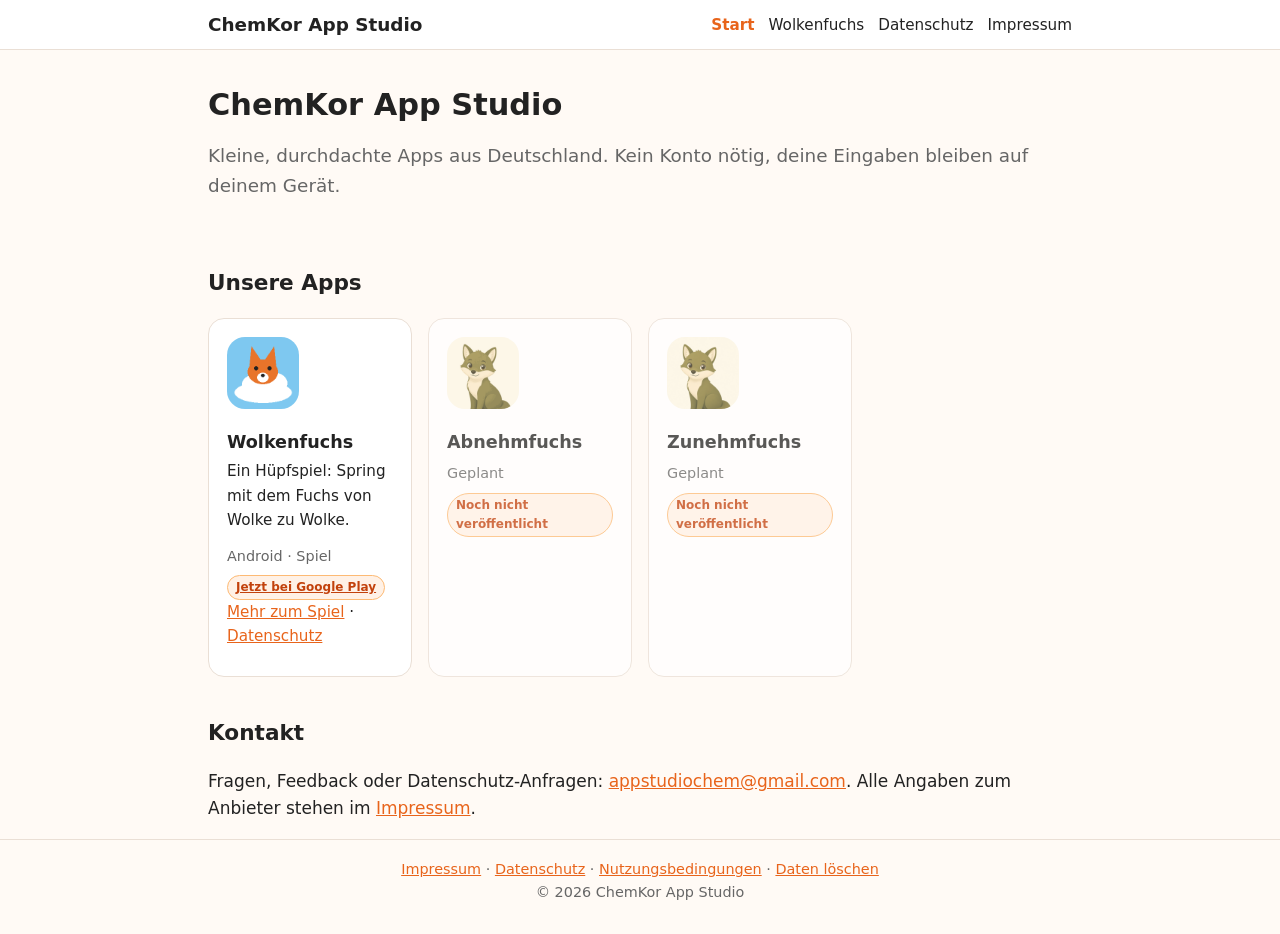
<file: index.html>
<!DOCTYPE html>
<html lang="de">
<head>
<meta charset="utf-8">
<meta name="viewport" content="width=device-width, initial-scale=1">
<title>Apps aus Deutschland – ChemKor App Studio</title>
<meta name="description" content="ChemKor App Studio: Abnehmfuchs, Zunehmfuchs, Wolkenfuchs und mehr.">
<link rel="canonical" href="https://appstudiochem.de/">
<link rel="stylesheet" href="style.css">
<link rel="icon" href="img/wolkenfuchs.png">
</head>
<body>
<header class="top"><div class="wrap"><a class="brand" href="index.html">ChemKor App Studio</a><nav><a href="index.html" aria-current="page">Start</a><a href="wolkenfuchs.html">Wolkenfuchs</a><a href="datenschutz.html">Datenschutz</a><a href="impressum.html">Impressum</a></nav></div></header>
<main class="wrap">

<section class="hero">
<h1>ChemKor App Studio</h1>
<p>Kleine, durchdachte Apps aus Deutschland. Kein Konto nötig, deine Eingaben bleiben auf deinem Gerät.</p>
</section>
<h2>Unsere Apps</h2>
<div class="tiles">
<div class="tile"><img src="img/wolkenfuchs.png" alt="" width="96" height="96"><h3><a href="wolkenfuchs.html">Wolkenfuchs</a></h3><p>Ein Hüpfspiel: Spring mit dem Fuchs von Wolke zu Wolke.</p><span class="pkg">Android · Spiel</span><a class="badge" href="https://play.google.com/store/apps/details?id=de.wolkenfuchs.app">Jetzt bei Google Play</a><p class="dslink"><a href="wolkenfuchs.html">Mehr zum Spiel</a> · <a href="datenschutz-wolkenfuchs/">Datenschutz</a></p></div>
<div class="tile soon"><img src="img/abnehmfuchs.png" alt="" width="96" height="96"><h3>Abnehmfuchs</h3><span class="pkg">Geplant</span><span class="badge">Noch nicht veröffentlicht</span></div>
<div class="tile soon"><img src="img/zunehmfuchs.png" alt="" width="96" height="96"><h3>Zunehmfuchs</h3><span class="pkg">Geplant</span><span class="badge">Noch nicht veröffentlicht</span></div>
</div>
<h2>Kontakt</h2>
<p>Fragen, Feedback oder Datenschutz-Anfragen: <a href="mailto:appstudiochem@gmail.com">appstudiochem@gmail.com</a>. Alle Angaben zum Anbieter stehen im <a href="impressum.html">Impressum</a>.</p>

</main>
<footer><div class="wrap"><a href="impressum.html">Impressum</a> · <a href="datenschutz.html">Datenschutz</a> · <a href="nutzung.html">Nutzungsbedingungen</a> · <a href="loeschung.html">Daten löschen</a><br>© 2026 ChemKor App Studio</div></footer>
</body>
</html>
</file>
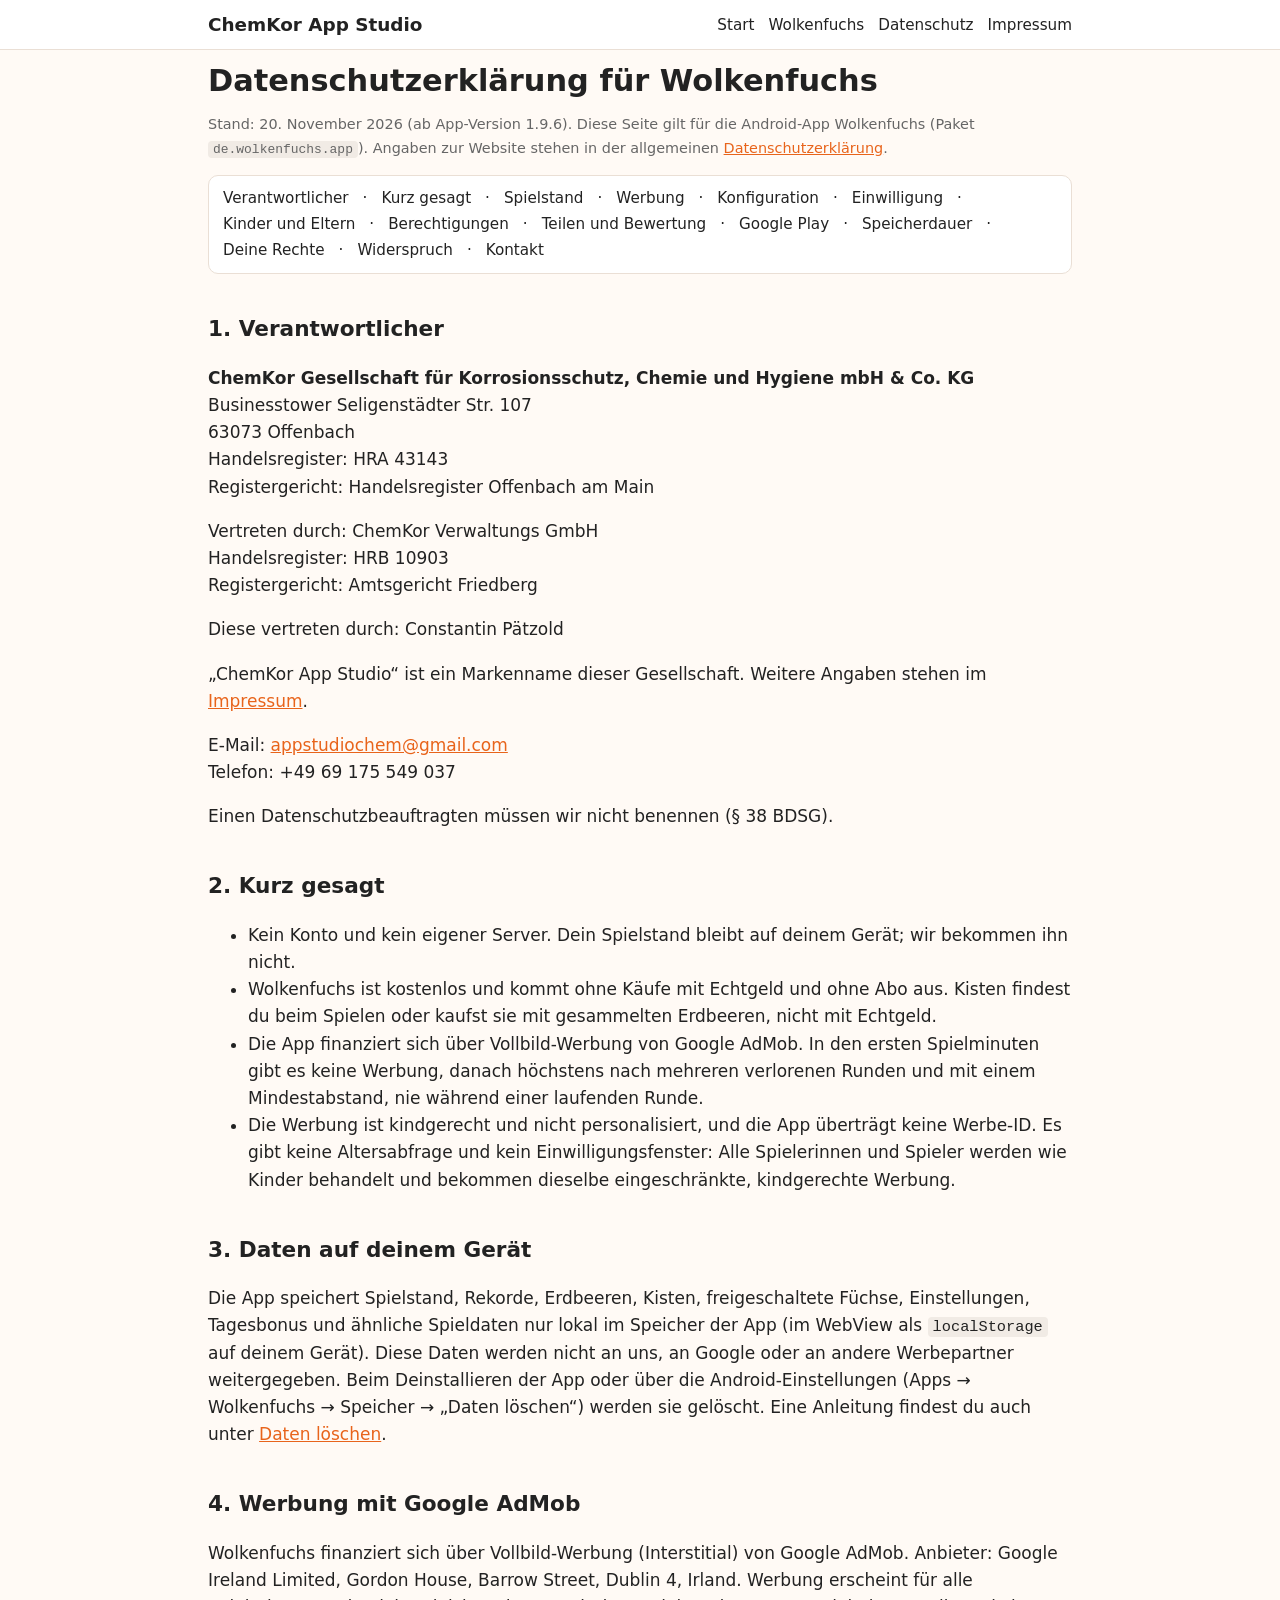
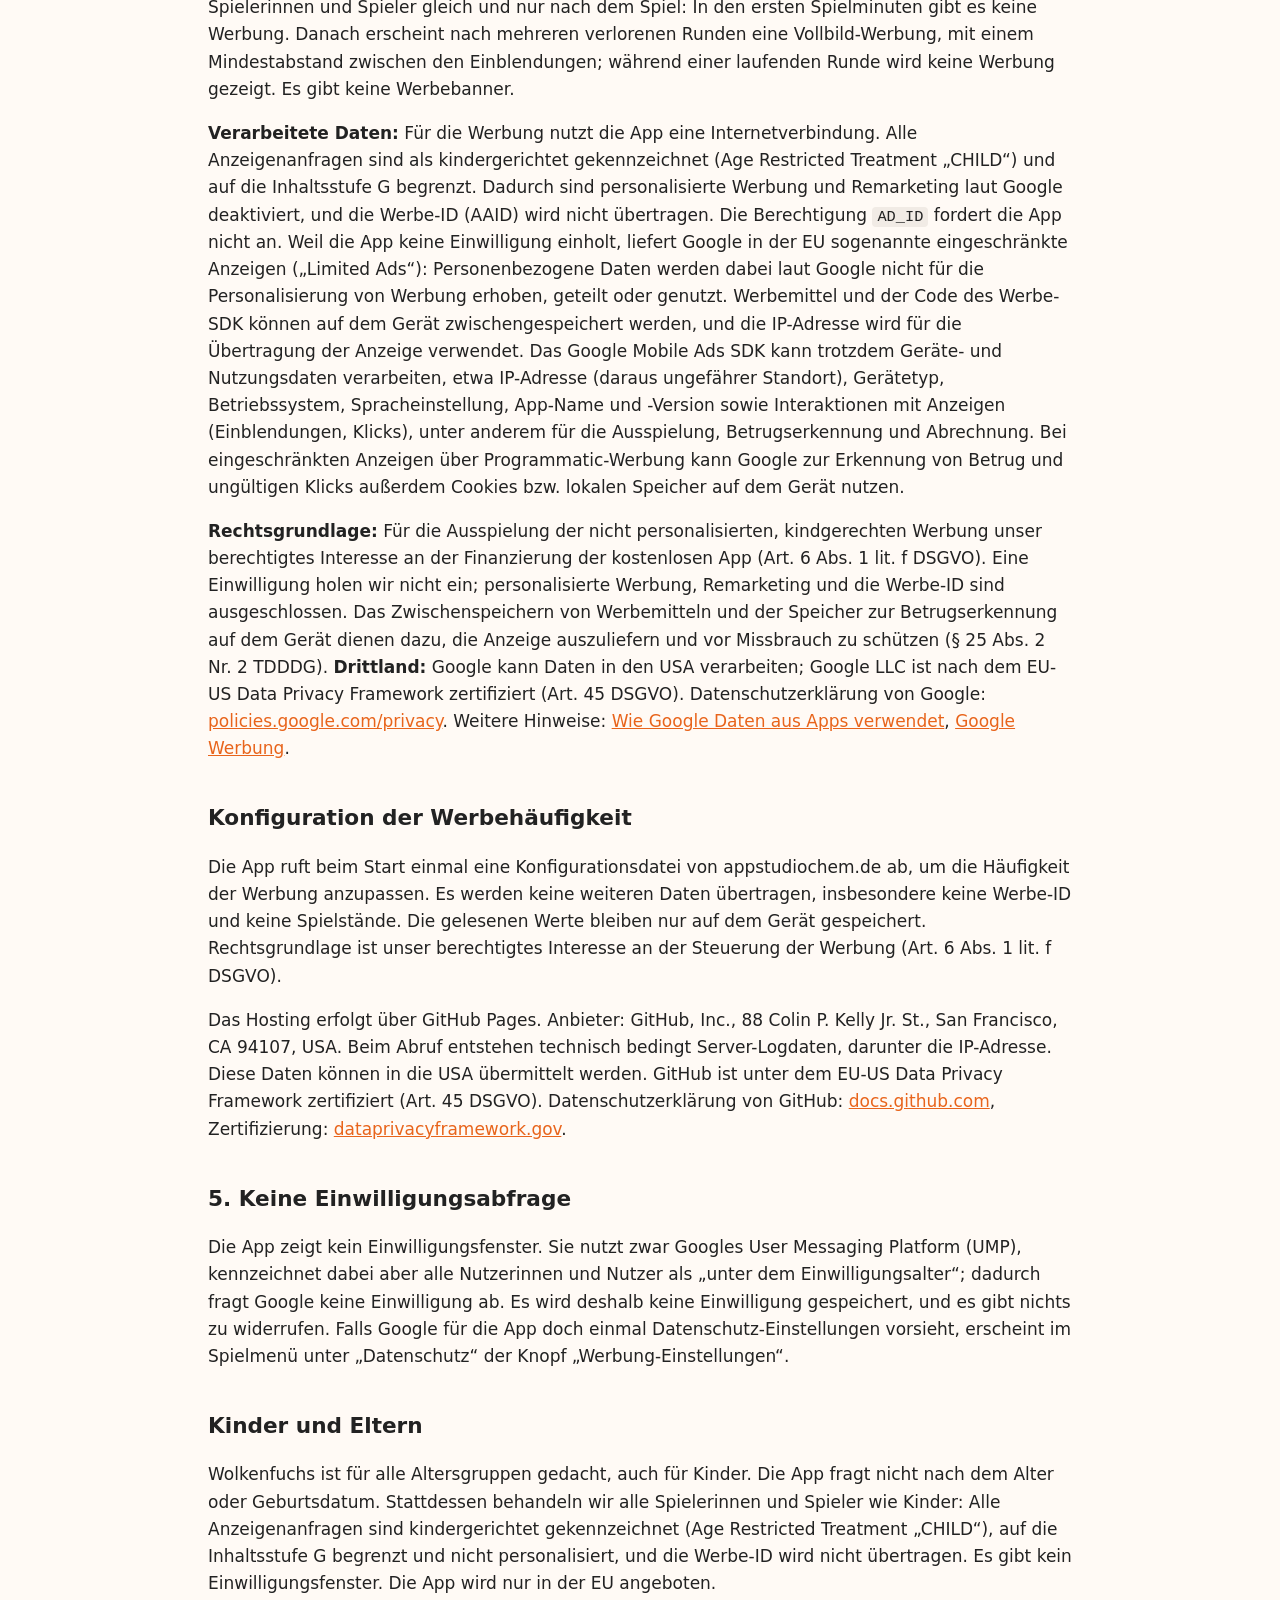
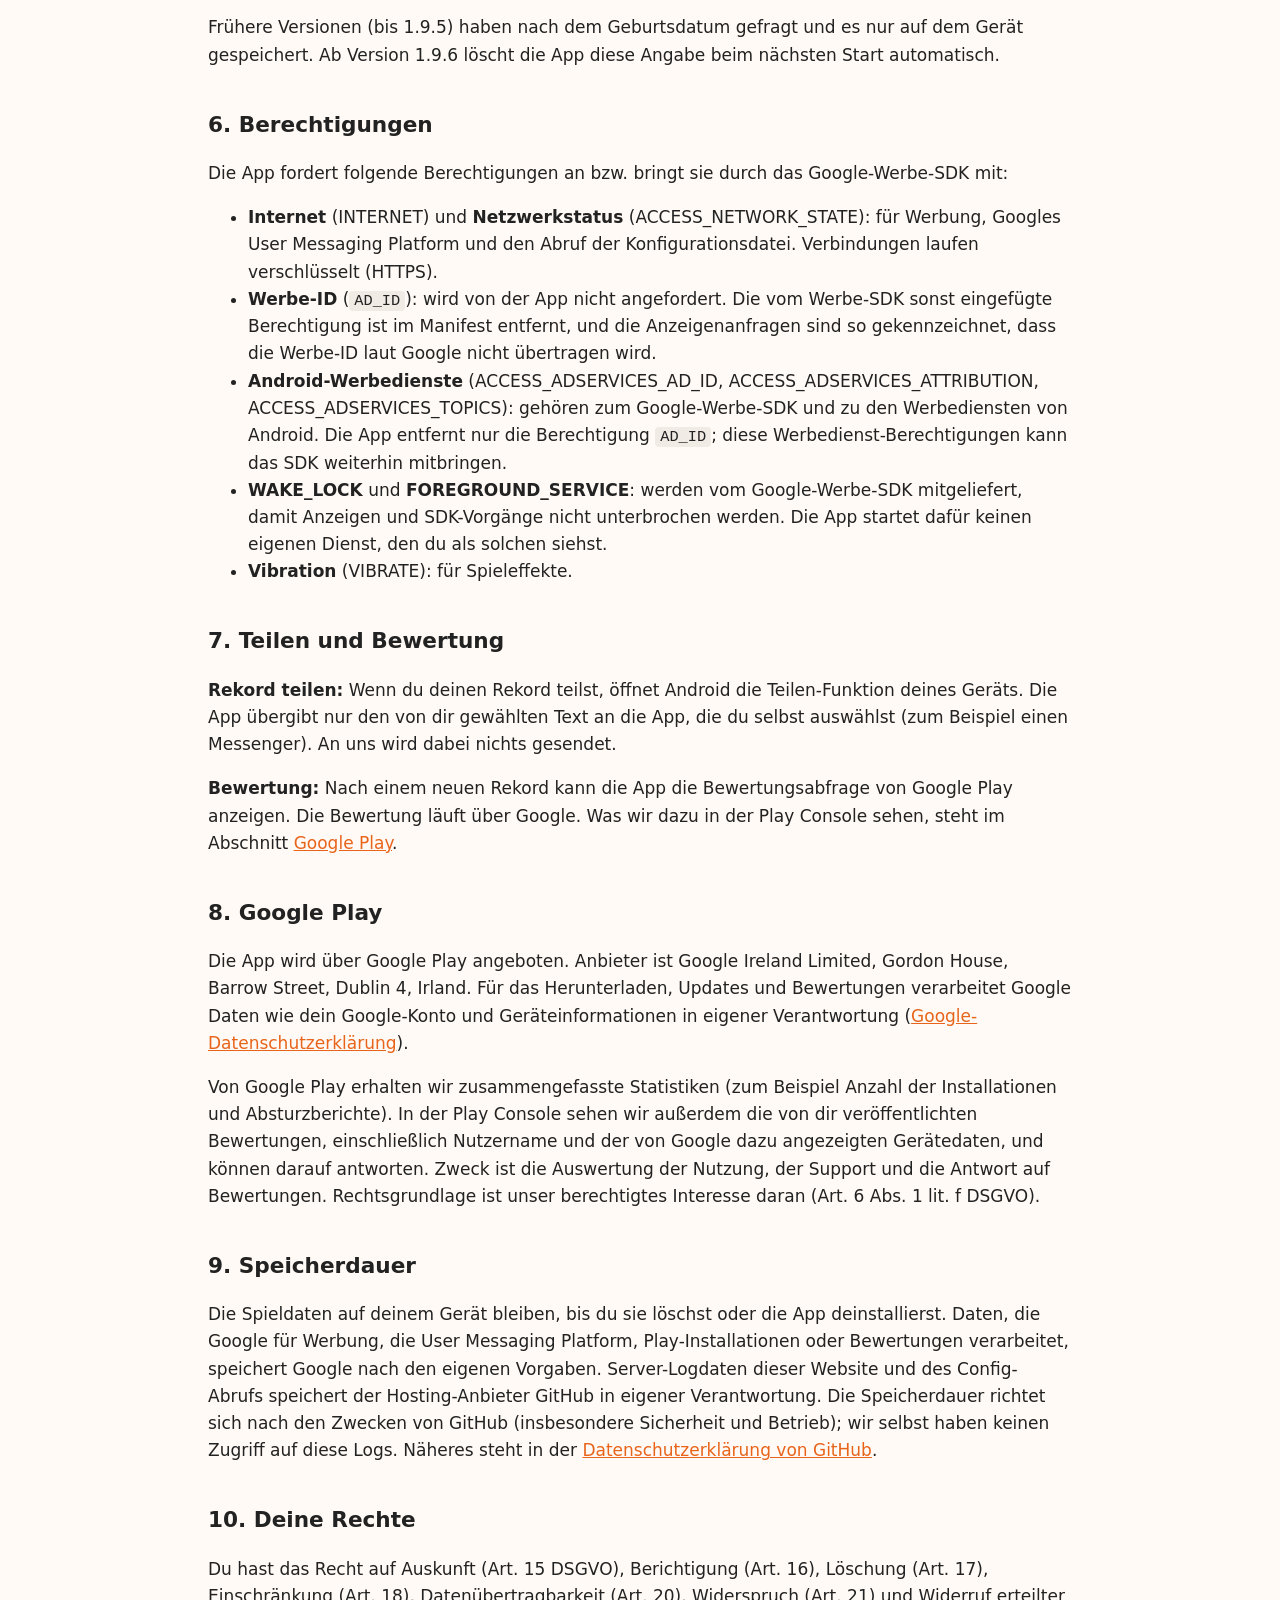
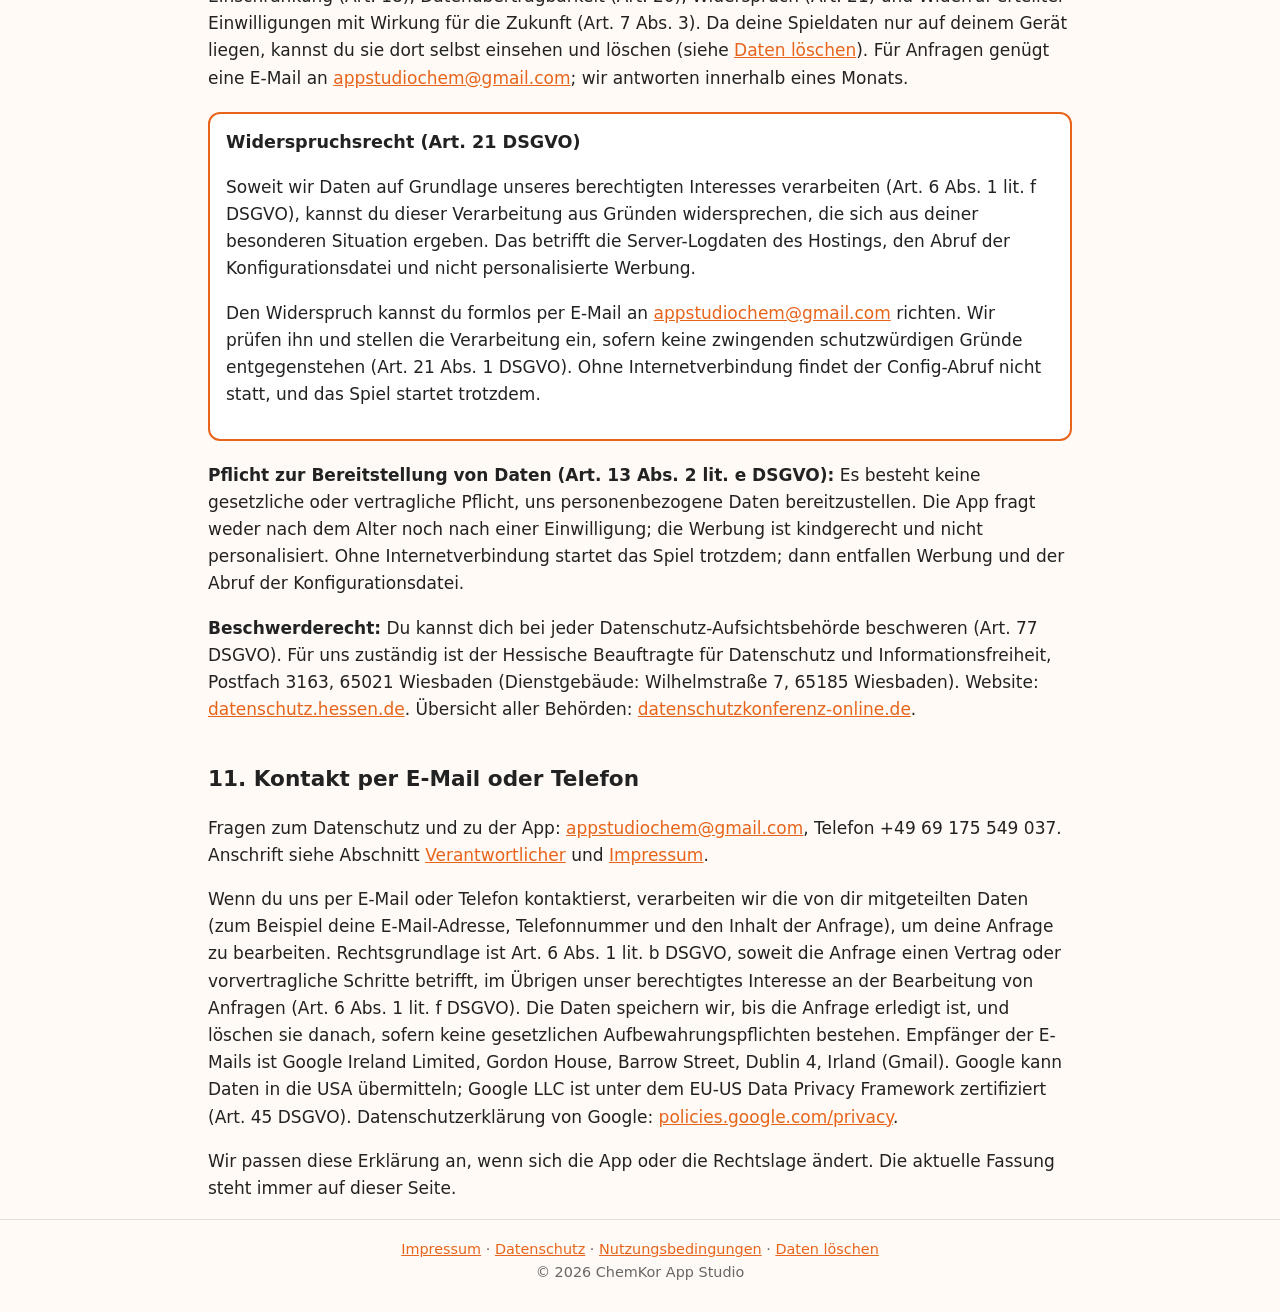
<file: datenschutz-wolkenfuchs/index.html>
<!DOCTYPE html>
<html lang="de">
<head>
<meta charset="utf-8">
<meta name="viewport" content="width=device-width, initial-scale=1">
<title>Datenschutzerklärung Wolkenfuchs – ChemKor App Studio</title>
<meta name="description" content="Datenschutzerklärung der App Wolkenfuchs: welche Daten auf dem Gerät bleiben, wie die nicht personalisierte Werbung mit AdMob funktioniert, und welche Rechte du hast.">
<link rel="canonical" href="https://appstudiochem.de/datenschutz-wolkenfuchs">
<link rel="stylesheet" href="../style.css">
<link rel="icon" href="../img/wolkenfuchs.png">
</head>
<body>
<header class="top"><div class="wrap"><a class="brand" href="../index.html">ChemKor App Studio</a><nav><a href="../index.html">Start</a><a href="../wolkenfuchs.html">Wolkenfuchs</a><a href="../datenschutz.html">Datenschutz</a><a href="../impressum.html">Impressum</a></nav></div></header>
<main class="wrap">

<h1>Datenschutzerklärung für Wolkenfuchs</h1>
<p class="muted">Stand: 20. November 2026 (ab App-Version 1.9.6). Diese Seite gilt für die Android-App Wolkenfuchs (Paket <code>de.wolkenfuchs.app</code>). Angaben zur Website stehen in der allgemeinen <a href="../datenschutz.html">Datenschutzerklärung</a>.</p>
<nav class="toc"><a href="#verantwortlicher">Verantwortlicher</a> · <a href="#kurz">Kurz gesagt</a> · <a href="#spielstand">Spielstand</a> · <a href="#werbung">Werbung</a> · <a href="#config">Konfiguration</a> · <a href="#einwilligung">Einwilligung</a> · <a href="#kinder">Kinder und Eltern</a> · <a href="#berechtigungen">Berechtigungen</a> · <a href="#teilen">Teilen und Bewertung</a> · <a href="#googleplay">Google Play</a> · <a href="#speicher">Speicherdauer</a> · <a href="#rechte">Deine Rechte</a> · <a href="#widerspruch">Widerspruch</a> · <a href="#kontakt">Kontakt</a></nav>

<h2 id="verantwortlicher">1. Verantwortlicher</h2>
<p><strong>ChemKor Gesellschaft für Korrosionsschutz, Chemie und Hygiene mbH &amp; Co. KG</strong><br>Businesstower Seligenstädter Str. 107<br>63073 Offenbach<br>Handelsregister: HRA 43143<br>Registergericht: Handelsregister Offenbach am Main</p>
<p>Vertreten durch: ChemKor Verwaltungs GmbH<br>Handelsregister: HRB 10903<br>Registergericht: Amtsgericht Friedberg</p>
<p>Diese vertreten durch: Constantin Pätzold</p>
<p>„ChemKor App Studio“ ist ein Markenname dieser Gesellschaft. Weitere Angaben stehen im <a href="../impressum.html">Impressum</a>.</p>
<p>E-Mail: <a href="mailto:appstudiochem@gmail.com">appstudiochem@gmail.com</a><br>Telefon: +49 69 175 549 037</p>
<p>Einen Datenschutzbeauftragten müssen wir nicht benennen (§ 38 BDSG).</p>

<h2 id="kurz">2. Kurz gesagt</h2>
<ul>
<li>Kein Konto und kein eigener Server. Dein Spielstand bleibt auf deinem Gerät; wir bekommen ihn nicht.</li>
<li>Wolkenfuchs ist kostenlos und kommt ohne Käufe mit Echtgeld und ohne Abo aus. Kisten findest du beim Spielen oder kaufst sie mit gesammelten Erdbeeren, nicht mit Echtgeld.</li>
<li>Die App finanziert sich über Vollbild-Werbung von Google AdMob. In den ersten Spielminuten gibt es keine Werbung, danach höchstens nach mehreren verlorenen Runden und mit einem Mindestabstand, nie während einer laufenden Runde.</li>
<li>Die Werbung ist kindgerecht und nicht personalisiert, und die App überträgt keine Werbe-ID. Es gibt keine Altersabfrage und kein Einwilligungsfenster: Alle Spielerinnen und Spieler werden wie Kinder behandelt und bekommen dieselbe eingeschränkte, kindgerechte Werbung.</li>
</ul>

<h2 id="spielstand">3. Daten auf deinem Gerät</h2>
<p>Die App speichert Spielstand, Rekorde, Erdbeeren, Kisten, freigeschaltete Füchse, Einstellungen, Tagesbonus und ähnliche Spieldaten nur lokal im Speicher der App (im WebView als <code>localStorage</code> auf deinem Gerät). Diese Daten werden nicht an uns, an Google oder an andere Werbepartner weitergegeben. Beim Deinstallieren der App oder über die Android-Einstellungen (Apps → Wolkenfuchs → Speicher → „Daten löschen“) werden sie gelöscht. Eine Anleitung findest du auch unter <a href="../loeschung.html">Daten löschen</a>.</p>

<h2 id="werbung">4. Werbung mit Google AdMob</h2>
<p>Wolkenfuchs finanziert sich über Vollbild-Werbung (Interstitial) von Google AdMob. Anbieter: Google Ireland Limited, Gordon House, Barrow Street, Dublin 4, Irland. Werbung erscheint für alle Spielerinnen und Spieler gleich und nur nach dem Spiel: In den ersten Spielminuten gibt es keine Werbung. Danach erscheint nach mehreren verlorenen Runden eine Vollbild-Werbung, mit einem Mindestabstand zwischen den Einblendungen; während einer laufenden Runde wird keine Werbung gezeigt. Es gibt keine Werbebanner.</p>
<p><strong>Verarbeitete Daten:</strong> Für die Werbung nutzt die App eine Internetverbindung. Alle Anzeigenanfragen sind als kindergerichtet gekennzeichnet (Age Restricted Treatment „CHILD“) und auf die Inhaltsstufe G begrenzt. Dadurch sind personalisierte Werbung und Remarketing laut Google deaktiviert, und die Werbe-ID (AAID) wird nicht übertragen. Die Berechtigung <code>AD_ID</code> fordert die App nicht an. Weil die App keine Einwilligung einholt, liefert Google in der EU sogenannte eingeschränkte Anzeigen („Limited Ads“): Personenbezogene Daten werden dabei laut Google nicht für die Personalisierung von Werbung erhoben, geteilt oder genutzt. Werbemittel und der Code des Werbe-SDK können auf dem Gerät zwischengespeichert werden, und die IP-Adresse wird für die Übertragung der Anzeige verwendet. Das Google Mobile Ads SDK kann trotzdem Geräte- und Nutzungsdaten verarbeiten, etwa IP-Adresse (daraus ungefährer Standort), Gerätetyp, Betriebssystem, Spracheinstellung, App-Name und -Version sowie Interaktionen mit Anzeigen (Einblendungen, Klicks), unter anderem für die Ausspielung, Betrugserkennung und Abrechnung. Bei eingeschränkten Anzeigen über Programmatic-Werbung kann Google zur Erkennung von Betrug und ungültigen Klicks außerdem Cookies bzw. lokalen Speicher auf dem Gerät nutzen.</p>
<p><strong>Rechtsgrundlage:</strong> Für die Ausspielung der nicht personalisierten, kindgerechten Werbung unser berechtigtes Interesse an der Finanzierung der kostenlosen App (Art. 6 Abs. 1 lit. f DSGVO). Eine Einwilligung holen wir nicht ein; personalisierte Werbung, Remarketing und die Werbe-ID sind ausgeschlossen. Das Zwischenspeichern von Werbemitteln und der Speicher zur Betrugserkennung auf dem Gerät dienen dazu, die Anzeige auszuliefern und vor Missbrauch zu schützen (§ 25 Abs. 2 Nr. 2 TDDDG). <strong>Drittland:</strong> Google kann Daten in den USA verarbeiten; Google LLC ist nach dem EU-US Data Privacy Framework zertifiziert (Art. 45 DSGVO). Datenschutzerklärung von Google: <a href="https://policies.google.com/privacy">policies.google.com/privacy</a>. Weitere Hinweise: <a href="https://policies.google.com/technologies/partner-sites">Wie Google Daten aus Apps verwendet</a>, <a href="https://policies.google.com/technologies/ads">Google Werbung</a>.</p>

<h2 id="config">Konfiguration der Werbehäufigkeit</h2>
<p>Die App ruft beim Start einmal eine Konfigurationsdatei von appstudiochem.de ab, um die Häufigkeit der Werbung anzupassen. Es werden keine weiteren Daten übertragen, insbesondere keine Werbe-ID und keine Spielstände. Die gelesenen Werte bleiben nur auf dem Gerät gespeichert. Rechtsgrundlage ist unser berechtigtes Interesse an der Steuerung der Werbung (Art. 6 Abs. 1 lit. f DSGVO).</p>
<p>Das Hosting erfolgt über GitHub Pages. Anbieter: GitHub, Inc., 88 Colin P. Kelly Jr. St., San Francisco, CA 94107, USA. Beim Abruf entstehen technisch bedingt Server-Logdaten, darunter die IP-Adresse. Diese Daten können in die USA übermittelt werden. GitHub ist unter dem EU-US Data Privacy Framework zertifiziert (Art. 45 DSGVO). Datenschutzerklärung von GitHub: <a href="https://docs.github.com/en/site-policy/privacy-policies/github-general-privacy-statement">docs.github.com</a>, Zertifizierung: <a href="https://www.dataprivacyframework.gov/participant/6174">dataprivacyframework.gov</a>.</p>

<h2 id="einwilligung">5. Keine Einwilligungsabfrage</h2>
<p>Die App zeigt kein Einwilligungsfenster. Sie nutzt zwar Googles User Messaging Platform (UMP), kennzeichnet dabei aber alle Nutzerinnen und Nutzer als „unter dem Einwilligungsalter“; dadurch fragt Google keine Einwilligung ab. Es wird deshalb keine Einwilligung gespeichert, und es gibt nichts zu widerrufen. Falls Google für die App doch einmal Datenschutz-Einstellungen vorsieht, erscheint im Spielmenü unter „Datenschutz“ der Knopf „Werbung-Einstellungen“.</p>

<h2 id="kinder">Kinder und Eltern</h2>
<p>Wolkenfuchs ist für alle Altersgruppen gedacht, auch für Kinder. Die App fragt nicht nach dem Alter oder Geburtsdatum. Stattdessen behandeln wir alle Spielerinnen und Spieler wie Kinder: Alle Anzeigenanfragen sind kindergerichtet gekennzeichnet (Age Restricted Treatment „CHILD“), auf die Inhaltsstufe G begrenzt und nicht personalisiert, und die Werbe-ID wird nicht übertragen. Es gibt kein Einwilligungsfenster. Die App wird nur in der EU angeboten.</p>
<p>Frühere Versionen (bis 1.9.5) haben nach dem Geburtsdatum gefragt und es nur auf dem Gerät gespeichert. Ab Version 1.9.6 löscht die App diese Angabe beim nächsten Start automatisch.</p>

<h2 id="berechtigungen">6. Berechtigungen</h2>
<p>Die App fordert folgende Berechtigungen an bzw. bringt sie durch das Google-Werbe-SDK mit:</p>
<ul>
<li><strong>Internet</strong> (INTERNET) und <strong>Netzwerkstatus</strong> (ACCESS_NETWORK_STATE): für Werbung, Googles User Messaging Platform und den Abruf der Konfigurationsdatei. Verbindungen laufen verschlüsselt (HTTPS).</li>
<li><strong>Werbe-ID</strong> (<code>AD_ID</code>): wird von der App nicht angefordert. Die vom Werbe-SDK sonst eingefügte Berechtigung ist im Manifest entfernt, und die Anzeigenanfragen sind so gekennzeichnet, dass die Werbe-ID laut Google nicht übertragen wird.</li>
<li><strong>Android-Werbedienste</strong> (ACCESS_ADSERVICES_AD_ID, ACCESS_ADSERVICES_ATTRIBUTION, ACCESS_ADSERVICES_TOPICS): gehören zum Google-Werbe-SDK und zu den Werbediensten von Android. Die App entfernt nur die Berechtigung <code>AD_ID</code>; diese Werbedienst-Berechtigungen kann das SDK weiterhin mitbringen.</li>
<li><strong>WAKE_LOCK</strong> und <strong>FOREGROUND_SERVICE</strong>: werden vom Google-Werbe-SDK mitgeliefert, damit Anzeigen und SDK-Vorgänge nicht unterbrochen werden. Die App startet dafür keinen eigenen Dienst, den du als solchen siehst.</li>
<li><strong>Vibration</strong> (VIBRATE): für Spieleffekte.</li>
</ul>

<h2 id="teilen">7. Teilen und Bewertung</h2>
<p><strong>Rekord teilen:</strong> Wenn du deinen Rekord teilst, öffnet Android die Teilen-Funktion deines Geräts. Die App übergibt nur den von dir gewählten Text an die App, die du selbst auswählst (zum Beispiel einen Messenger). An uns wird dabei nichts gesendet.</p>
<p><strong>Bewertung:</strong> Nach einem neuen Rekord kann die App die Bewertungsabfrage von Google Play anzeigen. Die Bewertung läuft über Google. Was wir dazu in der Play Console sehen, steht im Abschnitt <a href="#googleplay">Google Play</a>.</p>

<h2 id="googleplay">8. Google Play</h2>
<p>Die App wird über Google Play angeboten. Anbieter ist Google Ireland Limited, Gordon House, Barrow Street, Dublin 4, Irland. Für das Herunterladen, Updates und Bewertungen verarbeitet Google Daten wie dein Google-Konto und Geräteinformationen in eigener Verantwortung (<a href="https://policies.google.com/privacy">Google-Datenschutzerklärung</a>).</p>
<p>Von Google Play erhalten wir zusammengefasste Statistiken (zum Beispiel Anzahl der Installationen und Absturzberichte). In der Play Console sehen wir außerdem die von dir veröffentlichten Bewertungen, einschließlich Nutzername und der von Google dazu angezeigten Gerätedaten, und können darauf antworten. Zweck ist die Auswertung der Nutzung, der Support und die Antwort auf Bewertungen. Rechtsgrundlage ist unser berechtigtes Interesse daran (Art. 6 Abs. 1 lit. f DSGVO).</p>

<h2 id="speicher">9. Speicherdauer</h2>
<p>Die Spieldaten auf deinem Gerät bleiben, bis du sie löschst oder die App deinstallierst. Daten, die Google für Werbung, die User Messaging Platform, Play-Installationen oder Bewertungen verarbeitet, speichert Google nach den eigenen Vorgaben. Server-Logdaten dieser Website und des Config-Abrufs speichert der Hosting-Anbieter GitHub in eigener Verantwortung. Die Speicherdauer richtet sich nach den Zwecken von GitHub (insbesondere Sicherheit und Betrieb); wir selbst haben keinen Zugriff auf diese Logs. Näheres steht in der <a href="https://docs.github.com/de/site-policy/privacy-policies/github-general-privacy-statement">Datenschutzerklärung von GitHub</a>.</p>

<h2 id="rechte">10. Deine Rechte</h2>
<p>Du hast das Recht auf Auskunft (Art. 15 DSGVO), Berichtigung (Art. 16), Löschung (Art. 17), Einschränkung (Art. 18), Datenübertragbarkeit (Art. 20), Widerspruch (Art. 21) und Widerruf erteilter Einwilligungen mit Wirkung für die Zukunft (Art. 7 Abs. 3). Da deine Spieldaten nur auf deinem Gerät liegen, kannst du sie dort selbst einsehen und löschen (siehe <a href="../loeschung.html">Daten löschen</a>). Für Anfragen genügt eine E-Mail an <a href="mailto:appstudiochem@gmail.com">appstudiochem@gmail.com</a>; wir antworten innerhalb eines Monats.</p>
<div class="legal-box">
<h3 id="widerspruch">Widerspruchsrecht (Art. 21 DSGVO)</h3>
<p>Soweit wir Daten auf Grundlage unseres berechtigten Interesses verarbeiten (Art. 6 Abs. 1 lit. f DSGVO), kannst du dieser Verarbeitung aus Gründen widersprechen, die sich aus deiner besonderen Situation ergeben. Das betrifft die Server-Logdaten des Hostings, den Abruf der Konfigurationsdatei und nicht personalisierte Werbung.</p>
<p>Den Widerspruch kannst du formlos per E-Mail an <a href="mailto:appstudiochem@gmail.com">appstudiochem@gmail.com</a> richten. Wir prüfen ihn und stellen die Verarbeitung ein, sofern keine zwingenden schutzwürdigen Gründe entgegenstehen (Art. 21 Abs. 1 DSGVO). Ohne Internetverbindung findet der Config-Abruf nicht statt, und das Spiel startet trotzdem.</p>
</div>
<p><strong>Pflicht zur Bereitstellung von Daten (Art. 13 Abs. 2 lit. e DSGVO):</strong> Es besteht keine gesetzliche oder vertragliche Pflicht, uns personenbezogene Daten bereitzustellen. Die App fragt weder nach dem Alter noch nach einer Einwilligung; die Werbung ist kindgerecht und nicht personalisiert. Ohne Internetverbindung startet das Spiel trotzdem; dann entfallen Werbung und der Abruf der Konfigurationsdatei.</p>
<p><strong>Beschwerderecht:</strong> Du kannst dich bei jeder Datenschutz-Aufsichtsbehörde beschweren (Art. 77 DSGVO). Für uns zuständig ist der Hessische Beauftragte für Datenschutz und Informationsfreiheit, Postfach 3163, 65021 Wiesbaden (Dienstgebäude: Wilhelmstraße 7, 65185 Wiesbaden). Website: <a href="https://datenschutz.hessen.de">datenschutz.hessen.de</a>. Übersicht aller Behörden: <a href="https://www.datenschutzkonferenz-online.de/datenschutzaufsichtsbehoerden.html">datenschutzkonferenz-online.de</a>.</p>
<h2 id="kontakt">11. Kontakt per E-Mail oder Telefon</h2>
<p>Fragen zum Datenschutz und zu der App: <a href="mailto:appstudiochem@gmail.com">appstudiochem@gmail.com</a>, Telefon +49 69 175 549 037. Anschrift siehe Abschnitt <a href="#verantwortlicher">Verantwortlicher</a> und <a href="../impressum.html">Impressum</a>.</p>
<p>Wenn du uns per E-Mail oder Telefon kontaktierst, verarbeiten wir die von dir mitgeteilten Daten (zum Beispiel deine E-Mail-Adresse, Telefonnummer und den Inhalt der Anfrage), um deine Anfrage zu bearbeiten. Rechtsgrundlage ist Art. 6 Abs. 1 lit. b DSGVO, soweit die Anfrage einen Vertrag oder vorvertragliche Schritte betrifft, im Übrigen unser berechtigtes Interesse an der Bearbeitung von Anfragen (Art. 6 Abs. 1 lit. f DSGVO). Die Daten speichern wir, bis die Anfrage erledigt ist, und löschen sie danach, sofern keine gesetzlichen Aufbewahrungspflichten bestehen. Empfänger der E-Mails ist Google Ireland Limited, Gordon House, Barrow Street, Dublin 4, Irland (Gmail). Google kann Daten in die USA übermitteln; Google LLC ist unter dem EU-US Data Privacy Framework zertifiziert (Art. 45 DSGVO). Datenschutzerklärung von Google: <a href="https://policies.google.com/privacy">policies.google.com/privacy</a>.</p>
<p>Wir passen diese Erklärung an, wenn sich die App oder die Rechtslage ändert. Die aktuelle Fassung steht immer auf dieser Seite.</p>

</main>
<footer><div class="wrap"><a href="../impressum.html">Impressum</a> · <a href="../datenschutz.html">Datenschutz</a> · <a href="../nutzung.html">Nutzungsbedingungen</a> · <a href="../loeschung.html">Daten löschen</a><br>© 2026 ChemKor App Studio</div></footer>
</body>
</html>
</file>
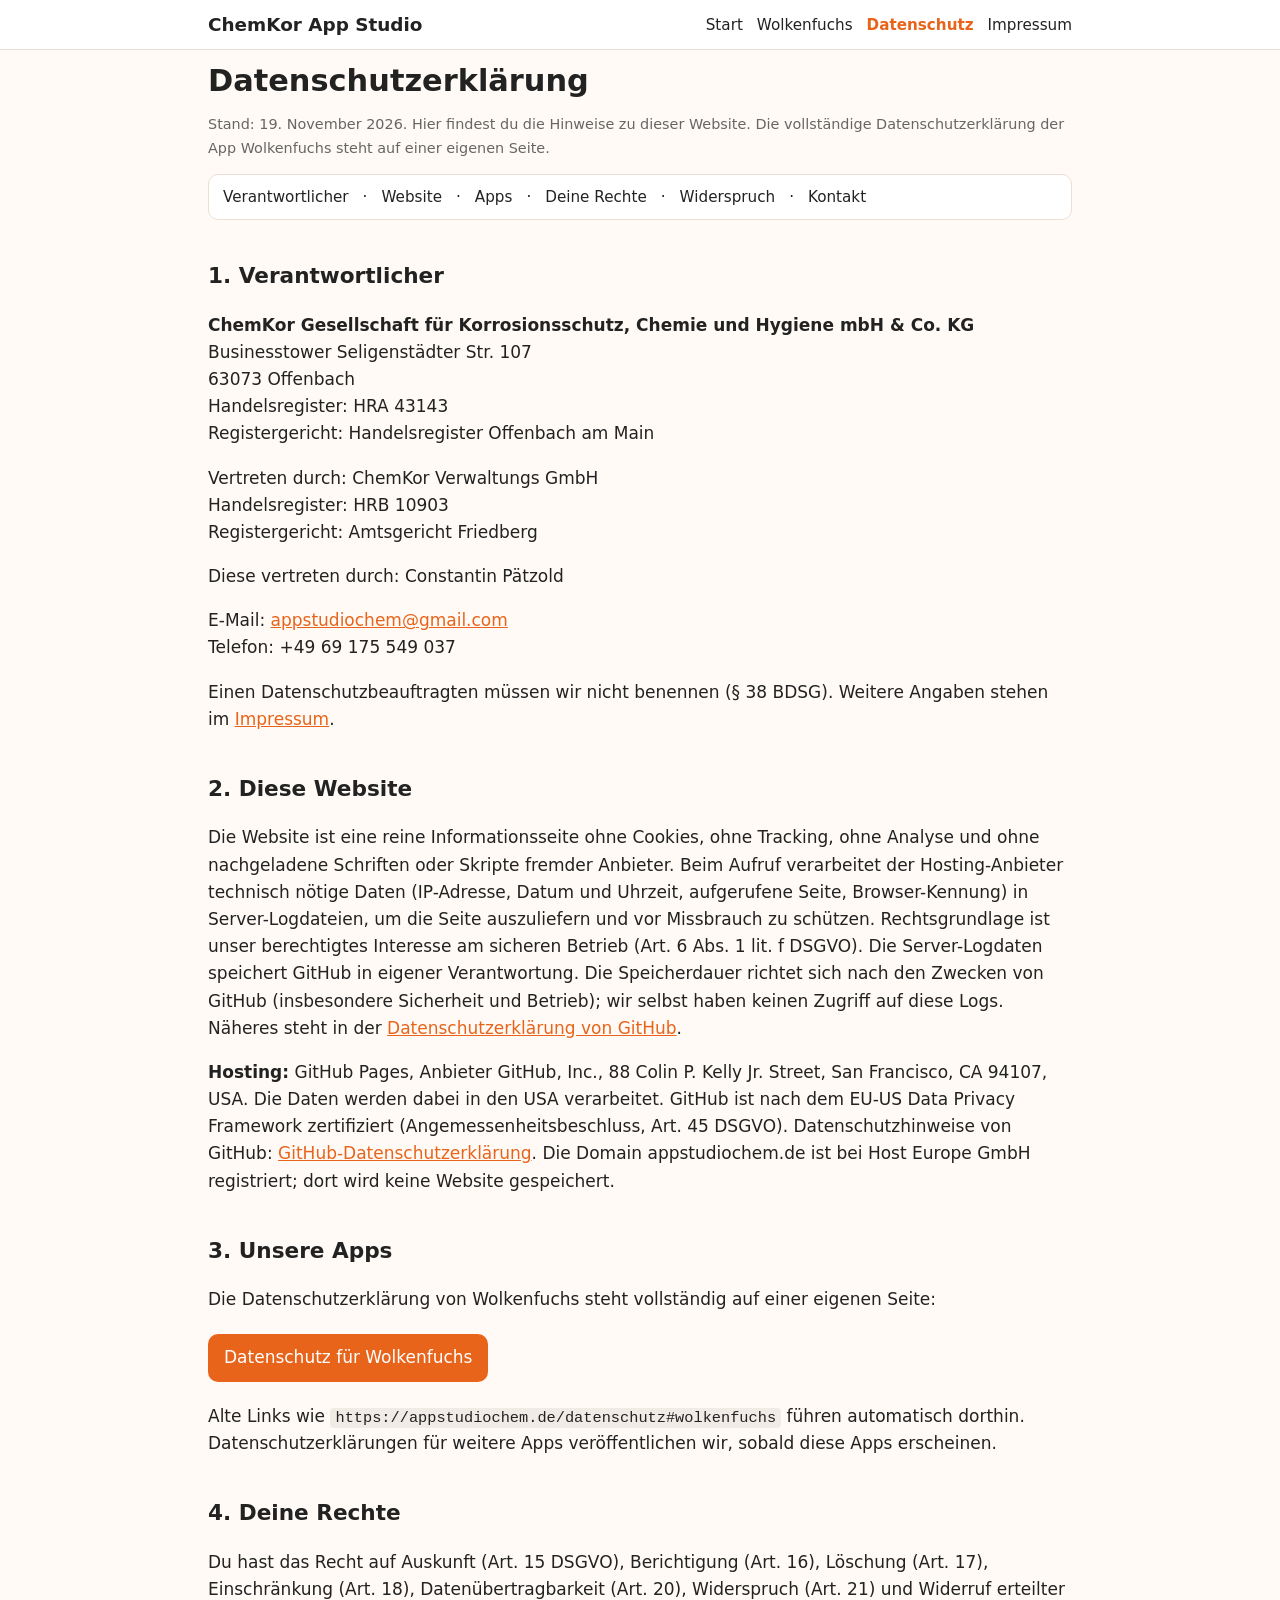
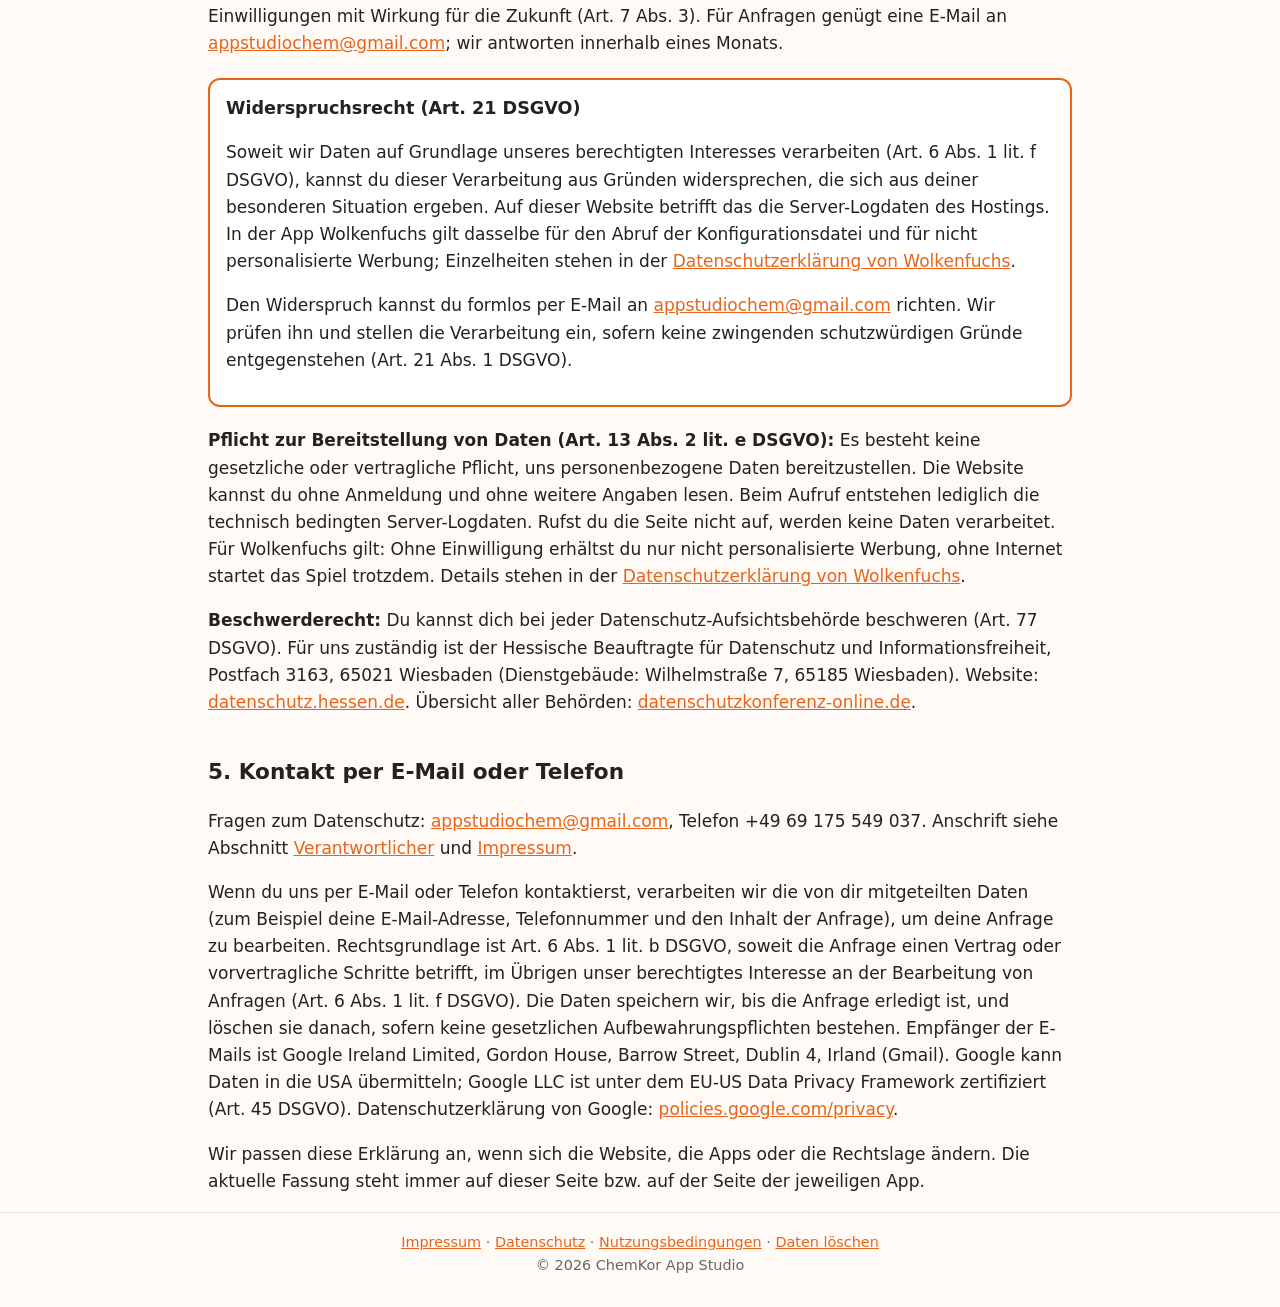
<file: datenschutz.html>
<!DOCTYPE html>
<html lang="de">
<head>
<meta charset="utf-8">
<meta name="viewport" content="width=device-width, initial-scale=1">
<title>Datenschutzerklärung – ChemKor App Studio</title>
<meta name="description" content="Datenschutzerklärung für die Website von ChemKor App Studio und die App Wolkenfuchs.">
<link rel="canonical" href="https://appstudiochem.de/datenschutz.html">
<link rel="stylesheet" href="style.css">
<link rel="icon" href="img/wolkenfuchs.png">
<script>
(function(){
  var h = (location.hash || '').replace(/^#/, '').toLowerCase();
  if (h === 'wolkenfuchs') location.replace('https://appstudiochem.de/datenschutz-wolkenfuchs');
})();
</script>
</head>
<body>
<header class="top"><div class="wrap"><a class="brand" href="index.html">ChemKor App Studio</a><nav><a href="index.html">Start</a><a href="wolkenfuchs.html">Wolkenfuchs</a><a href="datenschutz.html" aria-current="page">Datenschutz</a><a href="impressum.html">Impressum</a></nav></div></header>
<main class="wrap">

<h1>Datenschutzerklärung</h1>
<p class="muted">Stand: 19. November 2026. Hier findest du die Hinweise zu dieser Website. Die vollständige Datenschutzerklärung der App Wolkenfuchs steht auf einer eigenen Seite.</p>
<nav class="toc"><a href="#verantwortlicher">Verantwortlicher</a> · <a href="#website">Website</a> · <a href="#apps">Apps</a> · <a href="#rechte">Deine Rechte</a> · <a href="#widerspruch">Widerspruch</a> · <a href="#kontakt">Kontakt</a></nav>

<h2 id="verantwortlicher">1. Verantwortlicher</h2>
<p><strong>ChemKor Gesellschaft für Korrosionsschutz, Chemie und Hygiene mbH &amp; Co. KG</strong><br>Businesstower Seligenstädter Str. 107<br>63073 Offenbach<br>Handelsregister: HRA 43143<br>Registergericht: Handelsregister Offenbach am Main</p>
<p>Vertreten durch: ChemKor Verwaltungs GmbH<br>Handelsregister: HRB 10903<br>Registergericht: Amtsgericht Friedberg</p>
<p>Diese vertreten durch: Constantin Pätzold</p>
<p>E-Mail: <a href="mailto:appstudiochem@gmail.com">appstudiochem@gmail.com</a><br>Telefon: +49 69 175 549 037</p>
<p>Einen Datenschutzbeauftragten müssen wir nicht benennen (§ 38 BDSG). Weitere Angaben stehen im <a href="impressum.html">Impressum</a>.</p>

<h2 id="website">2. Diese Website</h2>
<p>Die Website ist eine reine Informationsseite ohne Cookies, ohne Tracking, ohne Analyse und ohne nachgeladene Schriften oder Skripte fremder Anbieter. Beim Aufruf verarbeitet der Hosting-Anbieter technisch nötige Daten (IP-Adresse, Datum und Uhrzeit, aufgerufene Seite, Browser-Kennung) in Server-Logdateien, um die Seite auszuliefern und vor Missbrauch zu schützen. Rechtsgrundlage ist unser berechtigtes Interesse am sicheren Betrieb (Art. 6 Abs. 1 lit. f DSGVO). Die Server-Logdaten speichert GitHub in eigener Verantwortung. Die Speicherdauer richtet sich nach den Zwecken von GitHub (insbesondere Sicherheit und Betrieb); wir selbst haben keinen Zugriff auf diese Logs. Näheres steht in der <a href="https://docs.github.com/de/site-policy/privacy-policies/github-general-privacy-statement">Datenschutzerklärung von GitHub</a>.</p>
<p><strong>Hosting:</strong> GitHub Pages, Anbieter GitHub, Inc., 88 Colin P. Kelly Jr. Street, San Francisco, CA 94107, USA. Die Daten werden dabei in den USA verarbeitet. GitHub ist nach dem EU-US Data Privacy Framework zertifiziert (Angemessenheitsbeschluss, Art. 45 DSGVO). Datenschutzhinweise von GitHub: <a href="https://docs.github.com/de/site-policy/privacy-policies/github-general-privacy-statement">GitHub-Datenschutzerklärung</a>. Die Domain appstudiochem.de ist bei Host Europe GmbH registriert; dort wird keine Website gespeichert.</p>

<h2 id="apps">3. Unsere Apps</h2>
<p>Die Datenschutzerklärung von Wolkenfuchs steht vollständig auf einer eigenen Seite:</p>
<p><a class="btn" href="datenschutz-wolkenfuchs/">Datenschutz für Wolkenfuchs</a></p>
<p>Alte Links wie <code>https://appstudiochem.de/datenschutz#wolkenfuchs</code> führen automatisch dorthin. Datenschutzerklärungen für weitere Apps veröffentlichen wir, sobald diese Apps erscheinen.</p>

<h2 id="rechte">4. Deine Rechte</h2>
<p>Du hast das Recht auf Auskunft (Art. 15 DSGVO), Berichtigung (Art. 16), Löschung (Art. 17), Einschränkung (Art. 18), Datenübertragbarkeit (Art. 20), Widerspruch (Art. 21) und Widerruf erteilter Einwilligungen mit Wirkung für die Zukunft (Art. 7 Abs. 3). Für Anfragen genügt eine E-Mail an <a href="mailto:appstudiochem@gmail.com">appstudiochem@gmail.com</a>; wir antworten innerhalb eines Monats.</p>
<div class="legal-box">
<h3 id="widerspruch">Widerspruchsrecht (Art. 21 DSGVO)</h3>
<p>Soweit wir Daten auf Grundlage unseres berechtigten Interesses verarbeiten (Art. 6 Abs. 1 lit. f DSGVO), kannst du dieser Verarbeitung aus Gründen widersprechen, die sich aus deiner besonderen Situation ergeben. Auf dieser Website betrifft das die Server-Logdaten des Hostings. In der App Wolkenfuchs gilt dasselbe für den Abruf der Konfigurationsdatei und für nicht personalisierte Werbung; Einzelheiten stehen in der <a href="datenschutz-wolkenfuchs/">Datenschutzerklärung von Wolkenfuchs</a>.</p>
<p>Den Widerspruch kannst du formlos per E-Mail an <a href="mailto:appstudiochem@gmail.com">appstudiochem@gmail.com</a> richten. Wir prüfen ihn und stellen die Verarbeitung ein, sofern keine zwingenden schutzwürdigen Gründe entgegenstehen (Art. 21 Abs. 1 DSGVO).</p>
</div>
<p><strong>Pflicht zur Bereitstellung von Daten (Art. 13 Abs. 2 lit. e DSGVO):</strong> Es besteht keine gesetzliche oder vertragliche Pflicht, uns personenbezogene Daten bereitzustellen. Die Website kannst du ohne Anmeldung und ohne weitere Angaben lesen. Beim Aufruf entstehen lediglich die technisch bedingten Server-Logdaten. Rufst du die Seite nicht auf, werden keine Daten verarbeitet. Für Wolkenfuchs gilt: Ohne Einwilligung erhältst du nur nicht personalisierte Werbung, ohne Internet startet das Spiel trotzdem. Details stehen in der <a href="datenschutz-wolkenfuchs/">Datenschutzerklärung von Wolkenfuchs</a>.</p>
<p><strong>Beschwerderecht:</strong> Du kannst dich bei jeder Datenschutz-Aufsichtsbehörde beschweren (Art. 77 DSGVO). Für uns zuständig ist der Hessische Beauftragte für Datenschutz und Informationsfreiheit, Postfach 3163, 65021 Wiesbaden (Dienstgebäude: Wilhelmstraße 7, 65185 Wiesbaden). Website: <a href="https://datenschutz.hessen.de">datenschutz.hessen.de</a>. Übersicht aller Behörden: <a href="https://www.datenschutzkonferenz-online.de/datenschutzaufsichtsbehoerden.html">datenschutzkonferenz-online.de</a>.</p><h2 id="kontakt">5. Kontakt per E-Mail oder Telefon</h2>
<p>Fragen zum Datenschutz: <a href="mailto:appstudiochem@gmail.com">appstudiochem@gmail.com</a>, Telefon +49 69 175 549 037. Anschrift siehe Abschnitt <a href="#verantwortlicher">Verantwortlicher</a> und <a href="impressum.html">Impressum</a>.</p>
<p>Wenn du uns per E-Mail oder Telefon kontaktierst, verarbeiten wir die von dir mitgeteilten Daten (zum Beispiel deine E-Mail-Adresse, Telefonnummer und den Inhalt der Anfrage), um deine Anfrage zu bearbeiten. Rechtsgrundlage ist Art. 6 Abs. 1 lit. b DSGVO, soweit die Anfrage einen Vertrag oder vorvertragliche Schritte betrifft, im Übrigen unser berechtigtes Interesse an der Bearbeitung von Anfragen (Art. 6 Abs. 1 lit. f DSGVO). Die Daten speichern wir, bis die Anfrage erledigt ist, und löschen sie danach, sofern keine gesetzlichen Aufbewahrungspflichten bestehen. Empfänger der E-Mails ist Google Ireland Limited, Gordon House, Barrow Street, Dublin 4, Irland (Gmail). Google kann Daten in die USA übermitteln; Google LLC ist unter dem EU-US Data Privacy Framework zertifiziert (Art. 45 DSGVO). Datenschutzerklärung von Google: <a href="https://policies.google.com/privacy">policies.google.com/privacy</a>.</p>
<p>Wir passen diese Erklärung an, wenn sich die Website, die Apps oder die Rechtslage ändern. Die aktuelle Fassung steht immer auf dieser Seite bzw. auf der Seite der jeweiligen App.</p>

</main>
<footer><div class="wrap"><a href="impressum.html">Impressum</a> · <a href="datenschutz.html">Datenschutz</a> · <a href="nutzung.html">Nutzungsbedingungen</a> · <a href="loeschung.html">Daten löschen</a><br>© 2026 ChemKor App Studio</div></footer>
</body>
</html>
</file>
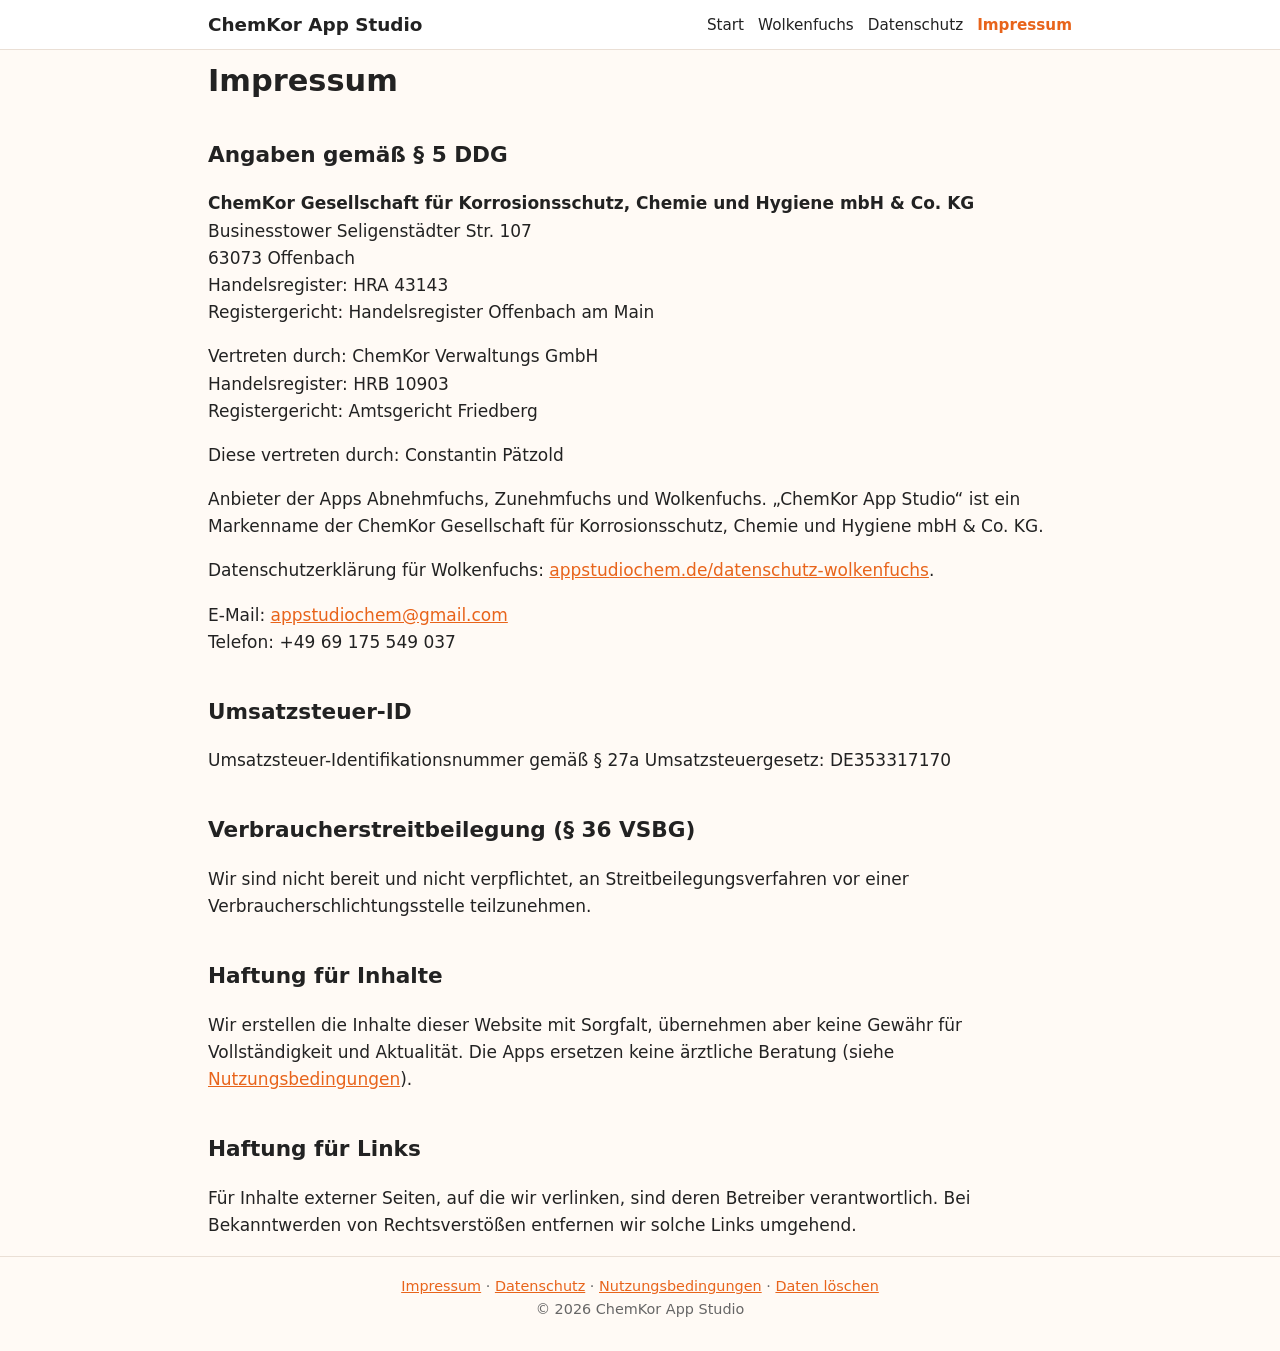
<file: impressum.html>
<!DOCTYPE html>
<html lang="de">
<head>
<meta charset="utf-8">
<meta name="viewport" content="width=device-width, initial-scale=1">
<title>Impressum – ChemKor App Studio</title>
<meta name="description" content="Impressum ChemKor App Studio">
<link rel="canonical" href="https://appstudiochem.de/impressum.html">
<link rel="stylesheet" href="style.css">
<link rel="icon" href="img/wolkenfuchs.png">
</head>
<body>
<header class="top"><div class="wrap"><a class="brand" href="index.html">ChemKor App Studio</a><nav><a href="index.html">Start</a><a href="wolkenfuchs.html">Wolkenfuchs</a><a href="datenschutz.html">Datenschutz</a><a href="impressum.html" aria-current="page">Impressum</a></nav></div></header>
<main class="wrap">

<h1>Impressum</h1>
<h2>Angaben gemäß § 5 DDG</h2>
<p><strong>ChemKor Gesellschaft für Korrosionsschutz, Chemie und Hygiene mbH &amp; Co. KG</strong><br>Businesstower Seligenstädter Str. 107<br>63073 Offenbach<br>Handelsregister: HRA 43143<br>Registergericht: Handelsregister Offenbach am Main</p>
<p>Vertreten durch: ChemKor Verwaltungs GmbH<br>Handelsregister: HRB 10903<br>Registergericht: Amtsgericht Friedberg</p>
<p>Diese vertreten durch: Constantin Pätzold</p>
<p>Anbieter der Apps Abnehmfuchs, Zunehmfuchs und Wolkenfuchs. „ChemKor App Studio“ ist ein Markenname der ChemKor Gesellschaft für Korrosionsschutz, Chemie und Hygiene mbH &amp; Co. KG.</p>
<p>Datenschutzerklärung für Wolkenfuchs: <a href="datenschutz-wolkenfuchs/">appstudiochem.de/datenschutz-wolkenfuchs</a>.</p>
<p>E-Mail: <a href="mailto:appstudiochem@gmail.com">appstudiochem@gmail.com</a><br>Telefon: +49 69 175 549 037</p>
<h2>Umsatzsteuer-ID</h2><p>Umsatzsteuer-Identifikationsnummer gemäß § 27a Umsatzsteuergesetz: DE353317170</p>
<h2>Verbraucherstreitbeilegung (§ 36 VSBG)</h2>
<p>Wir sind nicht bereit und nicht verpflichtet, an Streitbeilegungsverfahren vor einer Verbraucherschlichtungsstelle teilzunehmen.</p>
<h2>Haftung für Inhalte</h2>
<p>Wir erstellen die Inhalte dieser Website mit Sorgfalt, übernehmen aber keine Gewähr für Vollständigkeit und Aktualität. Die Apps ersetzen keine ärztliche Beratung (siehe <a href="nutzung.html">Nutzungsbedingungen</a>).</p>
<h2>Haftung für Links</h2>
<p>Für Inhalte externer Seiten, auf die wir verlinken, sind deren Betreiber verantwortlich. Bei Bekanntwerden von Rechtsverstößen entfernen wir solche Links umgehend.</p>

</main>
<footer><div class="wrap"><a href="impressum.html">Impressum</a> · <a href="datenschutz.html">Datenschutz</a> · <a href="nutzung.html">Nutzungsbedingungen</a> · <a href="loeschung.html">Daten löschen</a><br>© 2026 ChemKor App Studio</div></footer>
</body>
</html>
</file>
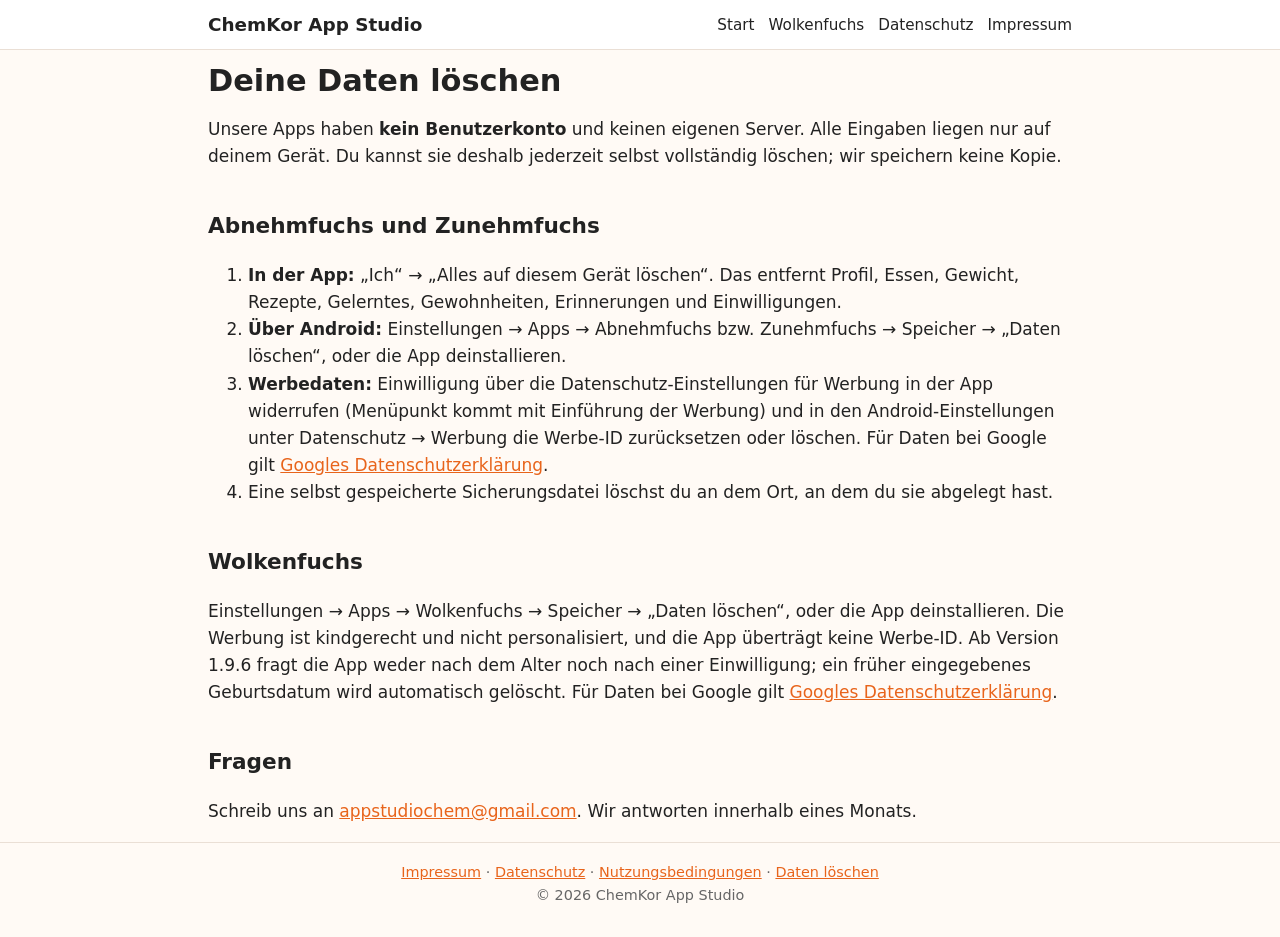
<file: loeschung.html>
<!DOCTYPE html>
<html lang="de">
<head>
<meta charset="utf-8">
<meta name="viewport" content="width=device-width, initial-scale=1">
<title>Daten löschen – ChemKor App Studio</title>
<meta name="description" content="So löschst du deine Daten in Abnehmfuchs, Zunehmfuchs und Wolkenfuchs.">
<link rel="canonical" href="https://appstudiochem.de/loeschung.html">
<link rel="stylesheet" href="style.css">
<link rel="icon" href="img/wolkenfuchs.png">
</head>
<body>
<header class="top"><div class="wrap"><a class="brand" href="index.html">ChemKor App Studio</a><nav><a href="index.html">Start</a><a href="wolkenfuchs.html">Wolkenfuchs</a><a href="datenschutz.html">Datenschutz</a><a href="impressum.html">Impressum</a></nav></div></header>
<main class="wrap">

<h1>Deine Daten löschen</h1>
<p>Unsere Apps haben <strong>kein Benutzerkonto</strong> und keinen eigenen Server. Alle Eingaben liegen nur auf deinem Gerät. Du kannst sie deshalb jederzeit selbst vollständig löschen; wir speichern keine Kopie.</p>
<h2>Abnehmfuchs und Zunehmfuchs</h2>
<ol>
<li><strong>In der App:</strong> „Ich“ → „Alles auf diesem Gerät löschen“. Das entfernt Profil, Essen, Gewicht, Rezepte, Gelerntes, Gewohnheiten, Erinnerungen und Einwilligungen.</li>
<li><strong>Über Android:</strong> Einstellungen → Apps → Abnehmfuchs bzw. Zunehmfuchs → Speicher → „Daten löschen“, oder die App deinstallieren.</li>
<li><strong>Werbedaten:</strong> Einwilligung über die Datenschutz-Einstellungen für Werbung in der App widerrufen (Menüpunkt kommt mit Einführung der Werbung) und in den Android-Einstellungen unter Datenschutz → Werbung die Werbe-ID zurücksetzen oder löschen. Für Daten bei Google gilt <a href="https://policies.google.com/privacy">Googles Datenschutzerklärung</a>.</li>
<li>Eine selbst gespeicherte Sicherungsdatei löschst du an dem Ort, an dem du sie abgelegt hast.</li>
</ol>
<h2>Wolkenfuchs</h2>
<p>Einstellungen → Apps → Wolkenfuchs → Speicher → „Daten löschen“, oder die App deinstallieren. Die Werbung ist kindgerecht und nicht personalisiert, und die App überträgt keine Werbe-ID. Ab Version 1.9.6 fragt die App weder nach dem Alter noch nach einer Einwilligung; ein früher eingegebenes Geburtsdatum wird automatisch gelöscht. Für Daten bei Google gilt <a href="https://policies.google.com/privacy">Googles Datenschutzerklärung</a>.</p>
<h2>Fragen</h2>
<p>Schreib uns an <a href="mailto:appstudiochem@gmail.com">appstudiochem@gmail.com</a>. Wir antworten innerhalb eines Monats.</p>

</main>
<footer><div class="wrap"><a href="impressum.html">Impressum</a> · <a href="datenschutz.html">Datenschutz</a> · <a href="nutzung.html">Nutzungsbedingungen</a> · <a href="loeschung.html">Daten löschen</a><br>© 2026 ChemKor App Studio</div></footer>
</body>
</html>
</file>
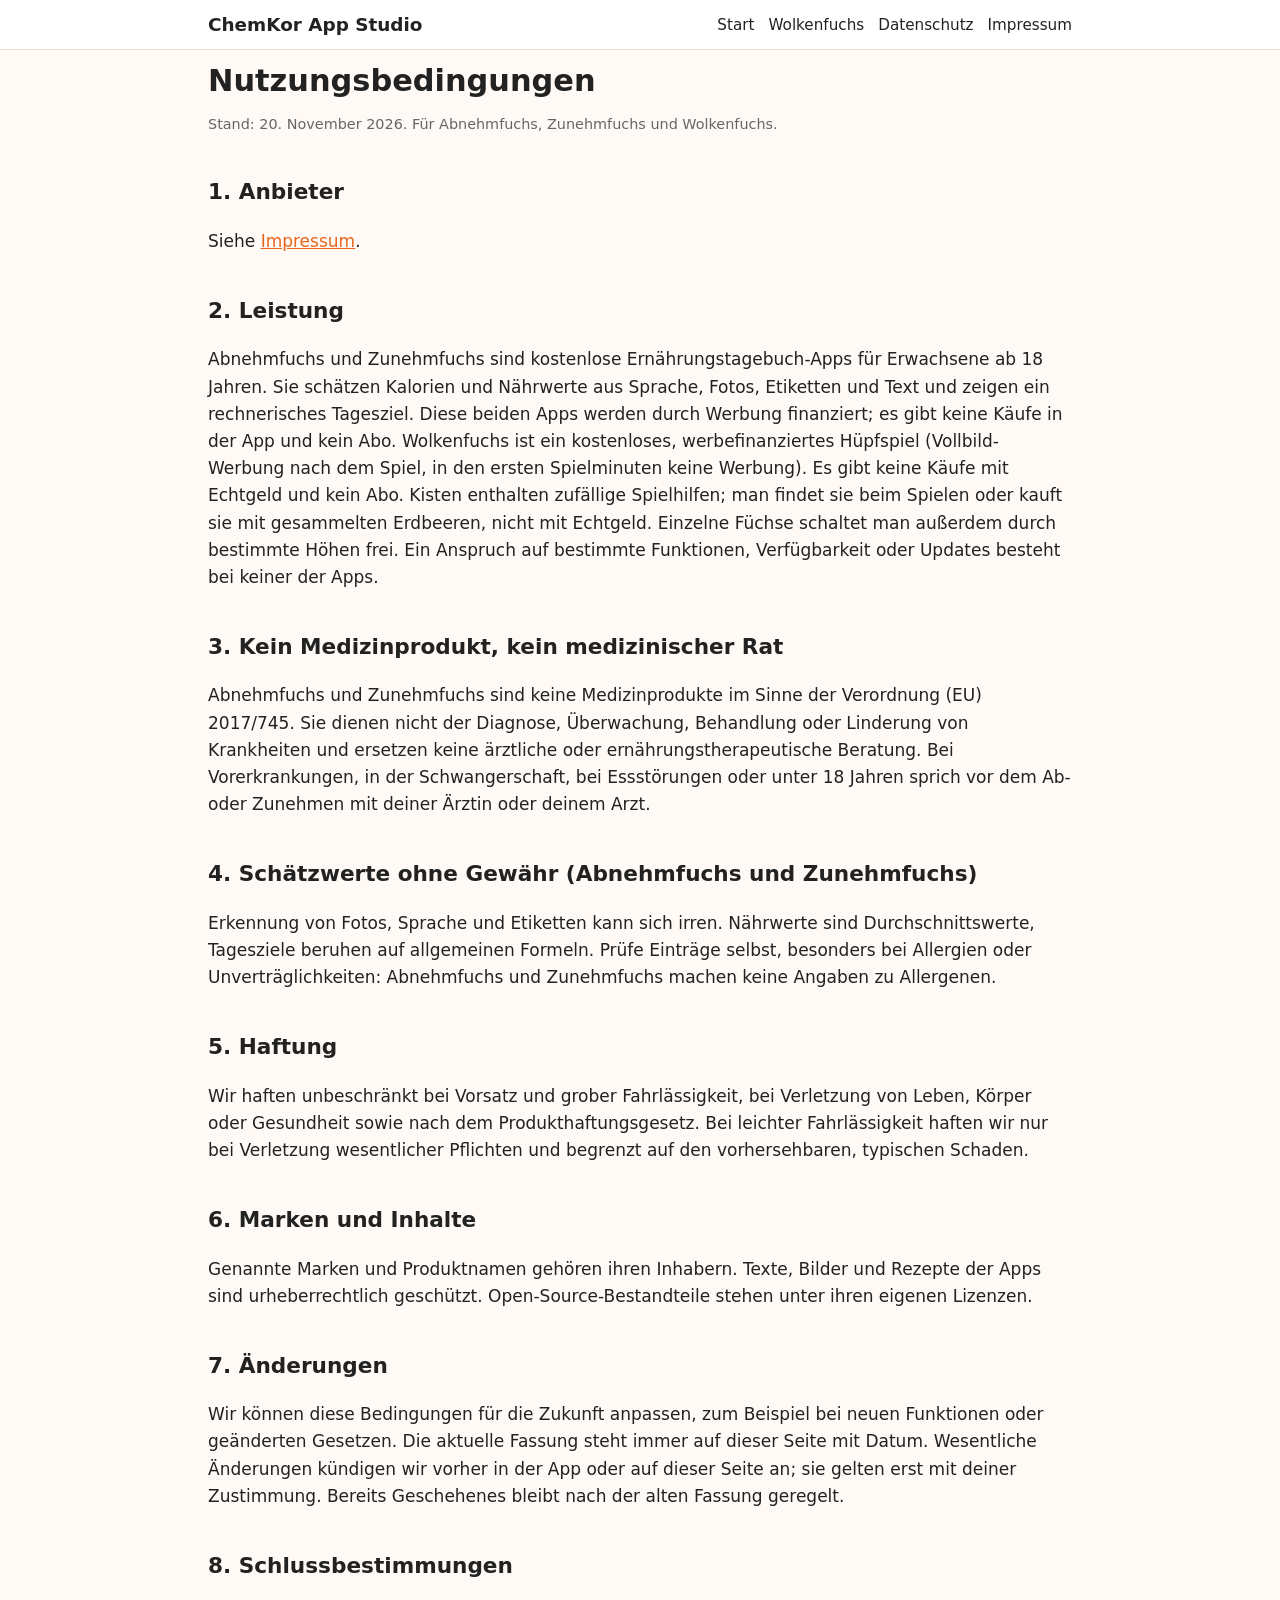
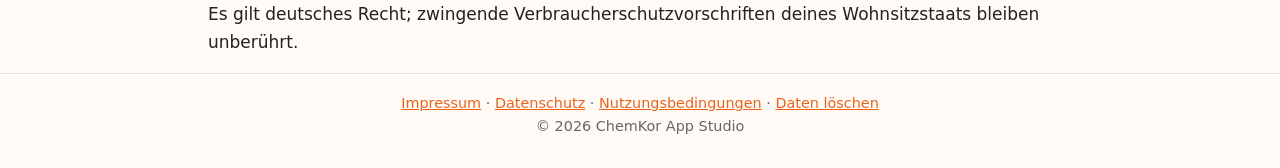
<file: nutzung.html>
<!DOCTYPE html>
<html lang="de">
<head>
<meta charset="utf-8">
<meta name="viewport" content="width=device-width, initial-scale=1">
<title>Nutzungsbedingungen – ChemKor App Studio</title>
<meta name="description" content="Nutzungsbedingungen für Abnehmfuchs, Zunehmfuchs und Wolkenfuchs">
<link rel="canonical" href="https://appstudiochem.de/nutzung.html">
<link rel="stylesheet" href="style.css">
<link rel="icon" href="img/wolkenfuchs.png">
</head>
<body>
<header class="top"><div class="wrap"><a class="brand" href="index.html">ChemKor App Studio</a><nav><a href="index.html">Start</a><a href="wolkenfuchs.html">Wolkenfuchs</a><a href="datenschutz.html">Datenschutz</a><a href="impressum.html">Impressum</a></nav></div></header>
<main class="wrap">

<h1>Nutzungsbedingungen</h1>
<p class="muted">Stand: 20. November 2026. Für Abnehmfuchs, Zunehmfuchs und Wolkenfuchs.</p>
<h2>1. Anbieter</h2><p>Siehe <a href="impressum.html">Impressum</a>.</p>
<h2>2. Leistung</h2><p>Abnehmfuchs und Zunehmfuchs sind kostenlose Ernährungstagebuch-Apps für Erwachsene ab 18 Jahren. Sie schätzen Kalorien und Nährwerte aus Sprache, Fotos, Etiketten und Text und zeigen ein rechnerisches Tagesziel. Diese beiden Apps werden durch Werbung finanziert; es gibt keine Käufe in der App und kein Abo. Wolkenfuchs ist ein kostenloses, werbefinanziertes Hüpfspiel (Vollbild-Werbung nach dem Spiel, in den ersten Spielminuten keine Werbung). Es gibt keine Käufe mit Echtgeld und kein Abo. Kisten enthalten zufällige Spielhilfen; man findet sie beim Spielen oder kauft sie mit gesammelten Erdbeeren, nicht mit Echtgeld. Einzelne Füchse schaltet man außerdem durch bestimmte Höhen frei. Ein Anspruch auf bestimmte Funktionen, Verfügbarkeit oder Updates besteht bei keiner der Apps.</p>
<h2>3. Kein Medizinprodukt, kein medizinischer Rat</h2><p>Abnehmfuchs und Zunehmfuchs sind keine Medizinprodukte im Sinne der Verordnung (EU) 2017/745. Sie dienen nicht der Diagnose, Überwachung, Behandlung oder Linderung von Krankheiten und ersetzen keine ärztliche oder ernährungstherapeutische Beratung. Bei Vorerkrankungen, in der Schwangerschaft, bei Essstörungen oder unter 18 Jahren sprich vor dem Ab- oder Zunehmen mit deiner Ärztin oder deinem Arzt.</p>
<h2>4. Schätzwerte ohne Gewähr (Abnehmfuchs und Zunehmfuchs)</h2><p>Erkennung von Fotos, Sprache und Etiketten kann sich irren. Nährwerte sind Durchschnittswerte, Tagesziele beruhen auf allgemeinen Formeln. Prüfe Einträge selbst, besonders bei Allergien oder Unverträglichkeiten: Abnehmfuchs und Zunehmfuchs machen keine Angaben zu Allergenen.</p>
<h2>5. Haftung</h2><p>Wir haften unbeschränkt bei Vorsatz und grober Fahrlässigkeit, bei Verletzung von Leben, Körper oder Gesundheit sowie nach dem Produkthaftungsgesetz. Bei leichter Fahrlässigkeit haften wir nur bei Verletzung wesentlicher Pflichten und begrenzt auf den vorhersehbaren, typischen Schaden.</p>
<h2>6. Marken und Inhalte</h2><p>Genannte Marken und Produktnamen gehören ihren Inhabern. Texte, Bilder und Rezepte der Apps sind urheberrechtlich geschützt. Open-Source-Bestandteile stehen unter ihren eigenen Lizenzen.</p>
<h2>7. Änderungen</h2><p>Wir können diese Bedingungen für die Zukunft anpassen, zum Beispiel bei neuen Funktionen oder geänderten Gesetzen. Die aktuelle Fassung steht immer auf dieser Seite mit Datum. Wesentliche Änderungen kündigen wir vorher in der App oder auf dieser Seite an; sie gelten erst mit deiner Zustimmung. Bereits Geschehenes bleibt nach der alten Fassung geregelt.</p>
<h2>8. Schlussbestimmungen</h2><p>Es gilt deutsches Recht; zwingende Verbraucherschutzvorschriften deines Wohnsitzstaats bleiben unberührt.</p>

</main>
<footer><div class="wrap"><a href="impressum.html">Impressum</a> · <a href="datenschutz.html">Datenschutz</a> · <a href="nutzung.html">Nutzungsbedingungen</a> · <a href="loeschung.html">Daten löschen</a><br>© 2026 ChemKor App Studio</div></footer>
</body>
</html>
</file>
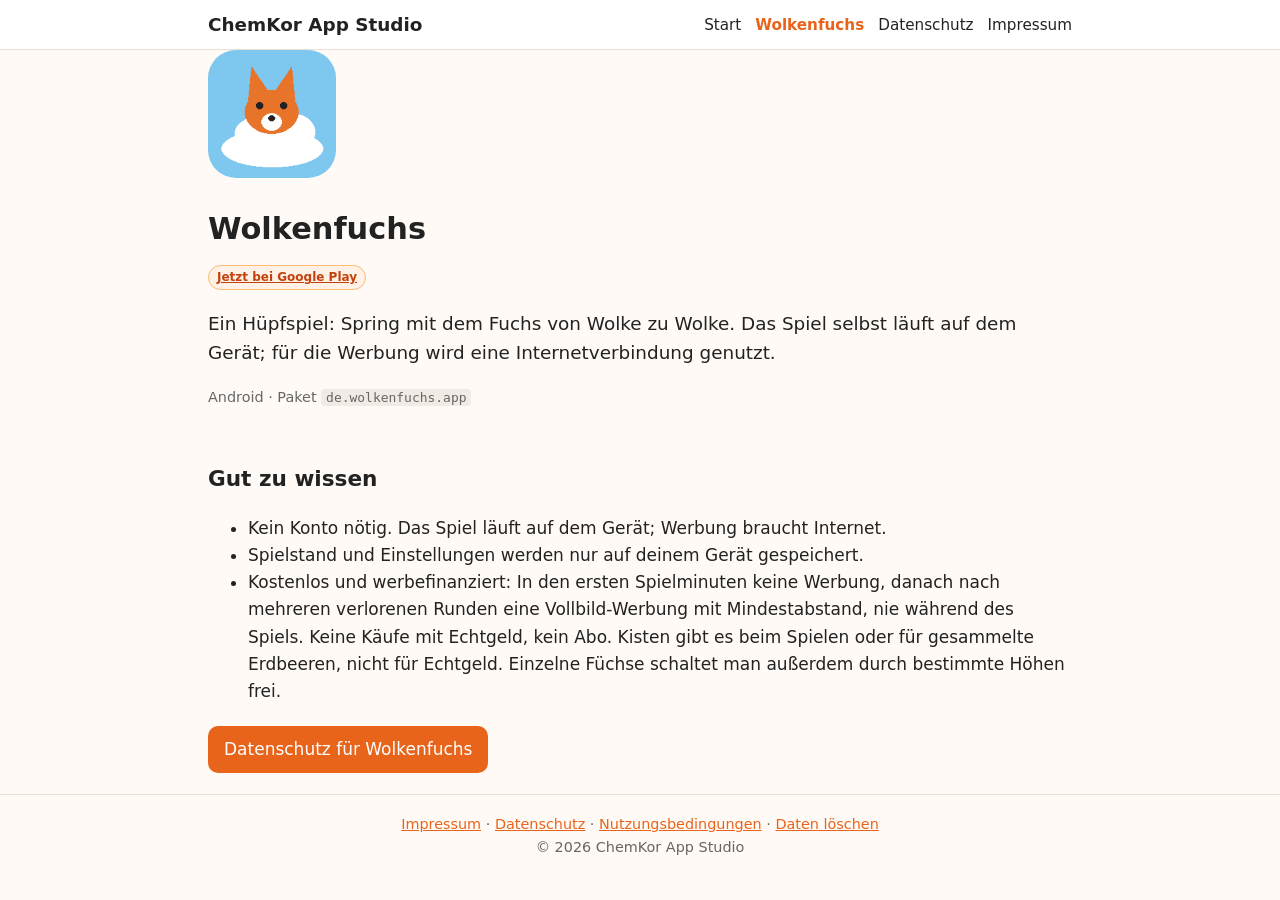
<file: wolkenfuchs.html>
<!DOCTYPE html>
<html lang="de">
<head>
<meta charset="utf-8">
<meta name="viewport" content="width=device-width, initial-scale=1">
<title>Wolkenfuchs – ChemKor App Studio</title>
<meta name="description" content="Wolkenfuchs – Hüpfspiel für Android.">
<link rel="canonical" href="https://appstudiochem.de/wolkenfuchs.html">
<link rel="stylesheet" href="style.css">
<link rel="icon" href="img/wolkenfuchs.png">
</head>
<body>
<header class="top"><div class="wrap"><a class="brand" href="index.html">ChemKor App Studio</a><nav><a href="index.html">Start</a><a href="wolkenfuchs.html" aria-current="page">Wolkenfuchs</a><a href="datenschutz.html">Datenschutz</a><a href="impressum.html">Impressum</a></nav></div></header>
<main class="wrap">

<section class="app-head"><img src="img/wolkenfuchs.png" alt="Wolkenfuchs Icon" width="128" height="128"><div><h1>Wolkenfuchs</h1><a class="badge" href="https://play.google.com/store/apps/details?id=de.wolkenfuchs.app">Jetzt bei Google Play</a><p class="lead">Ein Hüpfspiel: Spring mit dem Fuchs von Wolke zu Wolke. Das Spiel selbst läuft auf dem Gerät; für die Werbung wird eine Internetverbindung genutzt.</p><p class="pkg">Android · Paket <code>de.wolkenfuchs.app</code></p></div></section>
<h2>Gut zu wissen</h2>
<ul>
<li>Kein Konto nötig. Das Spiel läuft auf dem Gerät; Werbung braucht Internet.</li>
<li>Spielstand und Einstellungen werden nur auf deinem Gerät gespeichert.</li>
<li>Kostenlos und werbefinanziert: In den ersten Spielminuten keine Werbung, danach nach mehreren verlorenen Runden eine Vollbild-Werbung mit Mindestabstand, nie während des Spiels. Keine Käufe mit Echtgeld, kein Abo. Kisten gibt es beim Spielen oder für gesammelte Erdbeeren, nicht für Echtgeld. Einzelne Füchse schaltet man außerdem durch bestimmte Höhen frei.</li>
</ul>
<p><a class="btn" href="datenschutz-wolkenfuchs/">Datenschutz für Wolkenfuchs</a></p>

</main>
<footer><div class="wrap"><a href="impressum.html">Impressum</a> · <a href="datenschutz-wolkenfuchs/">Datenschutz</a> · <a href="nutzung.html">Nutzungsbedingungen</a> · <a href="loeschung.html">Daten löschen</a><br>© 2026 ChemKor App Studio</div></footer>
</body>
</html>
</file>
<file: style.css>
:root{--bg:#fffaf5;--fg:#222;--muted:#666;--acc:#e8641b;--card:#fff;--line:#eadfd5}
*{box-sizing:border-box}
html{-webkit-text-size-adjust:100%}
body{margin:0;font:17px/1.6 system-ui,-apple-system,"Segoe UI",Roboto,Arial,sans-serif;background:var(--bg);color:var(--fg)}
.wrap{max-width:900px;margin:0 auto;padding:0 18px}
a{color:var(--acc)}
.top{background:#fff;border-bottom:1px solid var(--line);position:sticky;top:0;z-index:1}
.top .wrap{display:flex;flex-wrap:wrap;align-items:center;justify-content:space-between;gap:6px 16px;padding:10px 18px}
.brand{font-weight:700;font-size:1.15rem;color:var(--fg);text-decoration:none}
nav{display:flex;flex-wrap:wrap;gap:2px 14px}
nav a{text-decoration:none;color:var(--fg);font-size:.95rem;white-space:nowrap}
nav a[aria-current]{color:var(--acc);font-weight:600}
main{padding:24px 18px 40px}
h1{font-size:1.9rem;line-height:1.2;margin:.4em 0}
h2{font-size:1.35rem;margin-top:1.8em}
h3{font-size:1.1rem;margin-top:1.4em}
.hero{padding:24px 0 8px}.hero p{font-size:1.15rem;color:var(--muted)}
.tiles{display:grid;grid-template-columns:repeat(auto-fill,minmax(200px,1fr));gap:16px}
.tile{display:block;background:var(--card);border:1px solid var(--line);border-radius:16px;padding:18px;text-decoration:none;color:var(--fg)}
a.tile:hover{border-color:var(--acc)}
.tile img,.ph{width:72px;height:72px;border-radius:18px}
.ph{display:flex;align-items:center;justify-content:center;background:#eee;font-size:2rem}
.tile h3{margin:.6em 0 .2em}.tile p{margin:0 0 .6em;font-size:.95rem}
.soon{opacity:.75}
.pkg,.muted{color:var(--muted);font-size:.9rem}
.app-head{display:flex;gap:20px;align-items:center;flex-wrap:wrap}
.app-head img{border-radius:28px}
.lead{font-size:1.15rem}
.btn{display:inline-block;background:var(--acc);color:#fff;padding:10px 16px;border-radius:10px;text-decoration:none;margin:4px 8px 4px 0}
.btn.alt{background:#fff;color:var(--acc);border:1px solid var(--acc)}
.toc{background:#fff;border:1px solid var(--line);border-radius:10px;padding:10px 14px;font-size:.95rem}
code{background:#f1ebe5;padding:1px 5px;border-radius:4px;font-size:.9em}
footer{border-top:1px solid var(--line);padding:18px 0 30px;font-size:.9rem;color:var(--muted);text-align:center}
.legal-box{background:var(--card);border:2px solid var(--acc);border-radius:12px;padding:14px 16px;margin:1.2em 0}.legal-box h2,.legal-box h3{margin-top:0}
@media (prefers-color-scheme:dark){:root{--bg:#1b1917;--fg:#eee;--muted:#aaa;--card:#24211e;--line:#3a3530}.top,.toc,.btn.alt{background:#24211e}nav a,.brand{color:var(--fg)}code{background:#333}.ph{background:#333}}

.badge{display:inline-block;margin-top:6px;padding:2px 8px;border-radius:999px;background:#fff1e6;color:#c2410c;border:1px solid #fdba74;font-size:.75rem;font-weight:600}
.dslink{margin:8px 0 0;font-size:.85rem}.tile h3 a{color:inherit;text-decoration:none}
</file>
